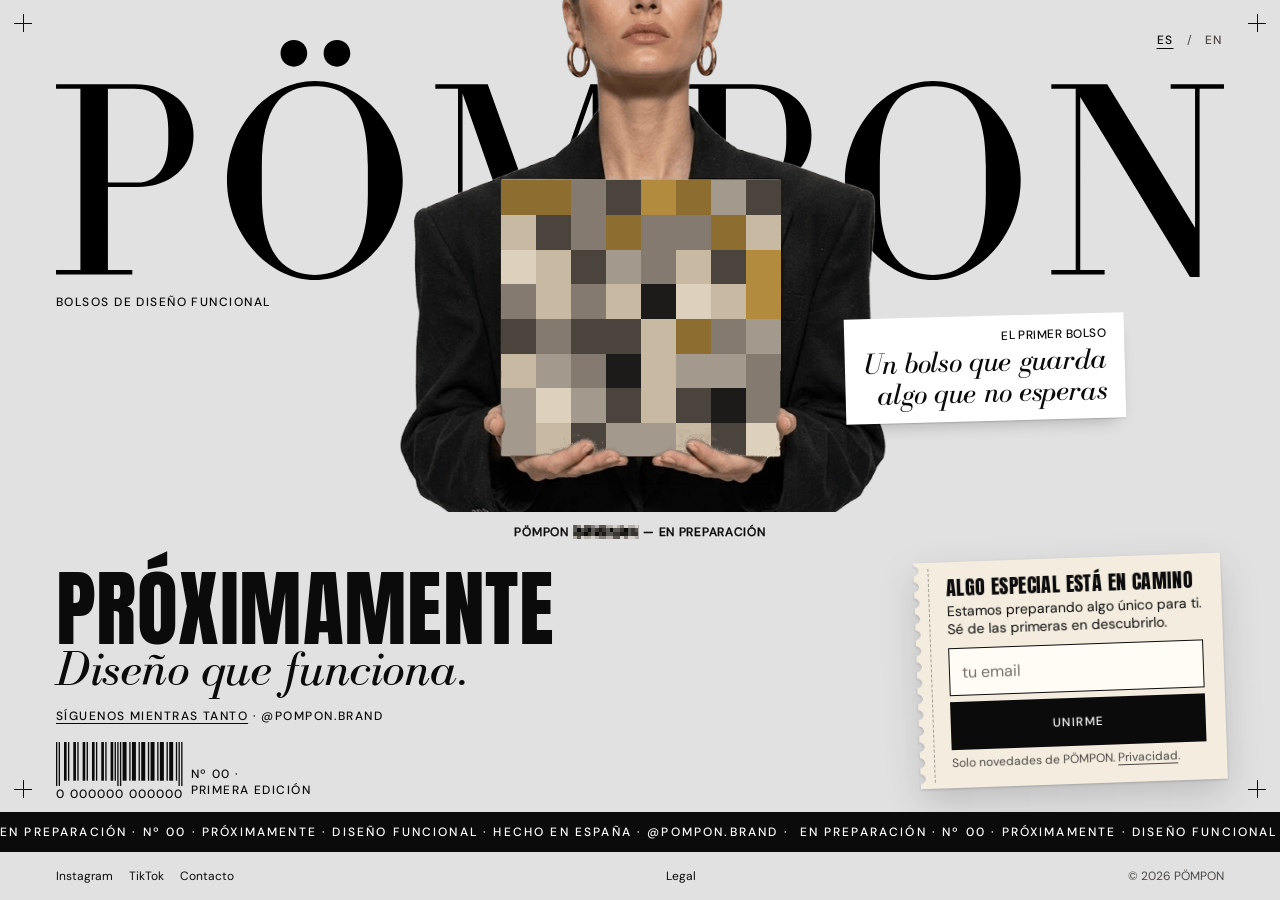
<file: index.html>
<!doctype html>
<html lang="es">
<head>
<meta charset="utf-8">
<meta name="viewport" content="width=device-width, initial-scale=1, viewport-fit=cover">
<meta name="color-scheme" content="light only">
<meta name="theme-color" content="#E1E1E1">
<meta name="robots" content="index, follow">
<link rel="canonical" href="https://pomponbrand.com/">
<link rel="icon" href="/favicon.ico" sizes="48x48">
<link rel="icon" href="/favicon-48.png" sizes="48x48" type="image/png">
<link rel="icon" href="/favicon-96.png" sizes="96x96" type="image/png">
<link rel="icon" href="/favicon-192.png" sizes="192x192" type="image/png">
<link rel="icon" href="/favicon.svg" type="image/svg+xml">
<link rel="apple-touch-icon" href="/apple-touch-icon-180.png">
<meta property="og:type" content="website">
<meta property="og:site_name" content="PÖMPON">
<meta property="og:url" content="https://pomponbrand.com/">
<meta property="og:title" content="PÖMPON - Bolsos de diseño funcional · Próximamente">
<meta property="og:description" content="Bolsos de diseño funcional, hechos en España. El primer bolso está en preparación.">
<meta property="og:image" content="https://pomponbrand.com/og-image.png">
<meta property="og:image:width" content="1200">
<meta property="og:image:height" content="630">
<meta property="og:locale" content="es_ES">
<meta name="twitter:card" content="summary_large_image">
<title>PÖMPON - Bolsos de diseño funcional · Próximamente</title>
<meta name="description" content="PÖMPON: bolsos de diseño funcional, hechos en España. El primer bolso está en preparación.">
<link rel="preload" href="fonts/Anton-Regular.ttf" as="font" type="font/ttf" crossorigin>
<link rel="preload" href="fonts/BodoniFLF-Italic.ttf" as="font" type="font/ttf" crossorigin>
<link rel="stylesheet" href="styles.css">
<script type="application/ld+json">
{
  "@context": "https://schema.org",
  "@graph": [
    {
      "@type": "WebSite",
      "@id": "https://pomponbrand.com/#website",
      "url": "https://pomponbrand.com/",
      "name": "PÖMPON",
      "alternateName": ["POMPON", "pomponbrand"],
      "inLanguage": ["es", "en"],
      "publisher": { "@id": "https://pomponbrand.com/#organization" }
    },
    {
      "@type": "Organization",
      "@id": "https://pomponbrand.com/#organization",
      "name": "PÖMPON",
      "alternateName": "POMPON",
      "url": "https://pomponbrand.com/",
      "logo": "https://pomponbrand.com/favicon-512.png",
      "image": "https://pomponbrand.com/og-image.png",
      "description": "Bolsos de diseño funcional, hechos en España.",
      "email": "contact@pomponbrand.com",
      "sameAs": [
        "https://www.instagram.com/pompon.brand/",
        "https://www.tiktok.com/@pompon.brand"
      ]
    }
  ]
}
</script>
</head>
<body>
<div class="page">
<main class="cover" id="top">
  <span class="crop crop--tl" aria-hidden="true"></span><span class="crop crop--tr" aria-hidden="true"></span>
  <span class="crop crop--bl" aria-hidden="true"></span><span class="crop crop--br" aria-hidden="true"></span>

  <header class="meta">
    <div class="meta__right">
      <div class="lang" role="group" aria-label="Idioma" data-i18n-aria="langGroup">
        <button type="button" data-lang="es" aria-pressed="true" lang="es">ES</button><span class="lang__sep" aria-hidden="true">/</span><button type="button" data-lang="en" aria-pressed="false" lang="en">EN</button>
      </div>
    </div>
  </header>

  <div class="hero">
    <h1 class="logo"><img src="assets/pompon-logo.svg" alt="PÖMPON" width="1000" height="206"></h1>
    <figure class="model">
      <img class="model__img" src="assets/modelo.png" width="580" height="580" alt="Modelo con blazer negro sosteniendo el primer bolso de PÖMPON, oculto tras un mosaico." data-i18n-alt="modelAlt">
      <div class="mosaic" id="mosaic" tabindex="0" role="img" aria-label="El primer bolso, todavía oculto" data-i18n-aria="mosaicAria"></div>
      <img class="model__hands" src="assets/manos.png" width="580" height="580" alt="" aria-hidden="true">
    </figure>
  </div>

  <p class="caption caps" id="caption" aria-live="polite">PÖMPON <span class="redact" role="img" aria-label="nombre por desvelar"></span> — EN PREPARACIÓN</p>
  <p class="tagline caps"><span data-i18n="taglineA">BOLSOS DE DISEÑO FUNCIONAL</span><span class="tagline__made" data-i18n="taglineB">&nbsp;· HECHO EN ESPAÑA</span></p>

  <section class="headline" aria-labelledby="h-soon">
    <h2 class="headline__title" id="h-soon" data-i18n="soon">PRÓXIMAMENTE</h2>
    <p class="headline__sub" data-i18n="works">Diseño que funciona.</p>
  </section>
  <p class="social caps"><a href="https://www.instagram.com/pompon.brand/" rel="noopener" target="_blank"><span data-i18n="follow">Síguenos mientras tanto</span>&nbsp;·&nbsp;@pompon.brand</a></p>

  <aside class="secondary" aria-labelledby="k-first">
    <p class="secondary__kicker caps" id="k-first" data-i18n="kicker">EL PRIMER BOLSO</p>
    <p class="secondary__line" data-i18n="first">Un bolso que guarda algo que no esperas</p>
  </aside>

  <aside class="card" id="card" aria-labelledby="sub-title">
    <div class="card__under" id="card-done" aria-hidden="true">
      <p class="done__title" data-i18n="doneTitle">SUSCRITA.</p>
      <p class="done__text" data-i18n="doneText">Te contaremos lo que pase en el taller.</p>
    </div>
    <form class="card__sheet" id="sub-form" novalidate>
      <h2 class="card__title" id="sub-title" data-i18n="subTitle">ALGO ESPECIAL ESTÁ EN CAMINO</h2>
      <p class="card__lede" data-i18n="subLede">Estamos preparando algo único para ti. Sé de las primeras en descubrirlo.</p>
      <div class="field" id="field">
        <label class="sr-only" for="email" data-i18n="emailLabel">Tu email</label>
        <input id="email" name="email" type="email" inputmode="email" autocomplete="email" autocapitalize="off" spellcheck="false" required placeholder="tu email" data-i18n-ph="emailPh" aria-describedby="email-msg email-legal">
        <button class="btn" type="submit" id="sub-btn" data-i18n="subBtn">UNIRME</button>
      </div>
      <div class="sr-only" aria-hidden="true"><label for="website">No rellenar</label><input id="website" name="website" type="text" tabindex="-1" autocomplete="off"></div>
      <p class="field__msg" id="email-msg" role="alert"></p>
      <p class="legal" id="email-legal" data-i18n-html="legal">Solo novedades de PÖMPON. <a href="legal/#privacidad">Privacidad</a>.</p>
    </form>
  </aside>

  <div class="barcode">
    <div aria-hidden="true"><svg viewBox="0 0 95 50" preserveAspectRatio="none" fill="#0b0b0b" role="presentation"><rect x="0" y="0" width="1" height="50"/><rect x="2" y="0" width="1" height="50"/><rect x="6" y="0" width="2" height="44"/><rect x="9" y="0" width="1" height="44"/><rect x="13" y="0" width="2" height="44"/><rect x="16" y="0" width="1" height="44"/><rect x="20" y="0" width="2" height="44"/><rect x="23" y="0" width="1" height="44"/><rect x="27" y="0" width="2" height="44"/><rect x="30" y="0" width="1" height="44"/><rect x="34" y="0" width="2" height="44"/><rect x="37" y="0" width="1" height="44"/><rect x="41" y="0" width="2" height="44"/><rect x="44" y="0" width="1" height="44"/><rect x="46" y="0" width="1" height="50"/><rect x="48" y="0" width="1" height="50"/><rect x="50" y="0" width="3" height="44"/><rect x="55" y="0" width="1" height="44"/><rect x="57" y="0" width="3" height="44"/><rect x="62" y="0" width="1" height="44"/><rect x="64" y="0" width="3" height="44"/><rect x="69" y="0" width="1" height="44"/><rect x="71" y="0" width="3" height="44"/><rect x="76" y="0" width="1" height="44"/><rect x="78" y="0" width="3" height="44"/><rect x="83" y="0" width="1" height="44"/><rect x="85" y="0" width="3" height="44"/><rect x="90" y="0" width="1" height="44"/><rect x="92" y="0" width="1" height="50"/><rect x="94" y="0" width="1" height="50"/></svg><div class="barcode__digits"><span>0</span><span>000000</span><span>000000</span></div></div>
    <p class="barcode__label caps" data-i18n="edition">Nº 00 · PRIMERA EDICIÓN</p>
  </div>

  <div class="ticker" aria-hidden="true"><div class="ticker__track" id="ticker"></div></div>
  <p class="sr-only" data-i18n="ticker">EN PREPARACIÓN · Nº 00 · PRÓXIMAMENTE · DISEÑO FUNCIONAL · HECHO EN ESPAÑA · @POMPON.BRAND</p>
</main>

<footer class="foot">
  <nav aria-label="Redes y contacto" data-i18n-aria="navSocial">
    <a href="https://www.instagram.com/pompon.brand/" rel="noopener" target="_blank">Instagram</a>
    <a href="https://www.tiktok.com/@pompon.brand" rel="noopener" target="_blank">TikTok</a>
    <a href="mailto:contact@pomponbrand.com" data-i18n="contact">Contacto</a>
  </nav>
  <nav aria-label="Legal" data-i18n-aria="navLegal">
    <a href="legal/" data-i18n="legalLink">Legal</a>
  </nav>
  <p>© 2026 PÖMPON</p>
</footer>
</div>

<!-- ?v= se cambia en cada cambio de main.js: Googlebot cachea los JS ignorando las cabeceras de caché. -->
<script src="main.js?v=20260928" defer></script>
<!-- Cloudflare Web Analytics: sin cookies ni almacenamiento en el dispositivo (spec §3, D4). -->
<script type="module" src="https://static.cloudflareinsights.com/beacon.min.js" data-cf-beacon='{"token": "8690e8e707134e01bd6cf3379ba673b0"}'></script>
</body>
</html>
</file>
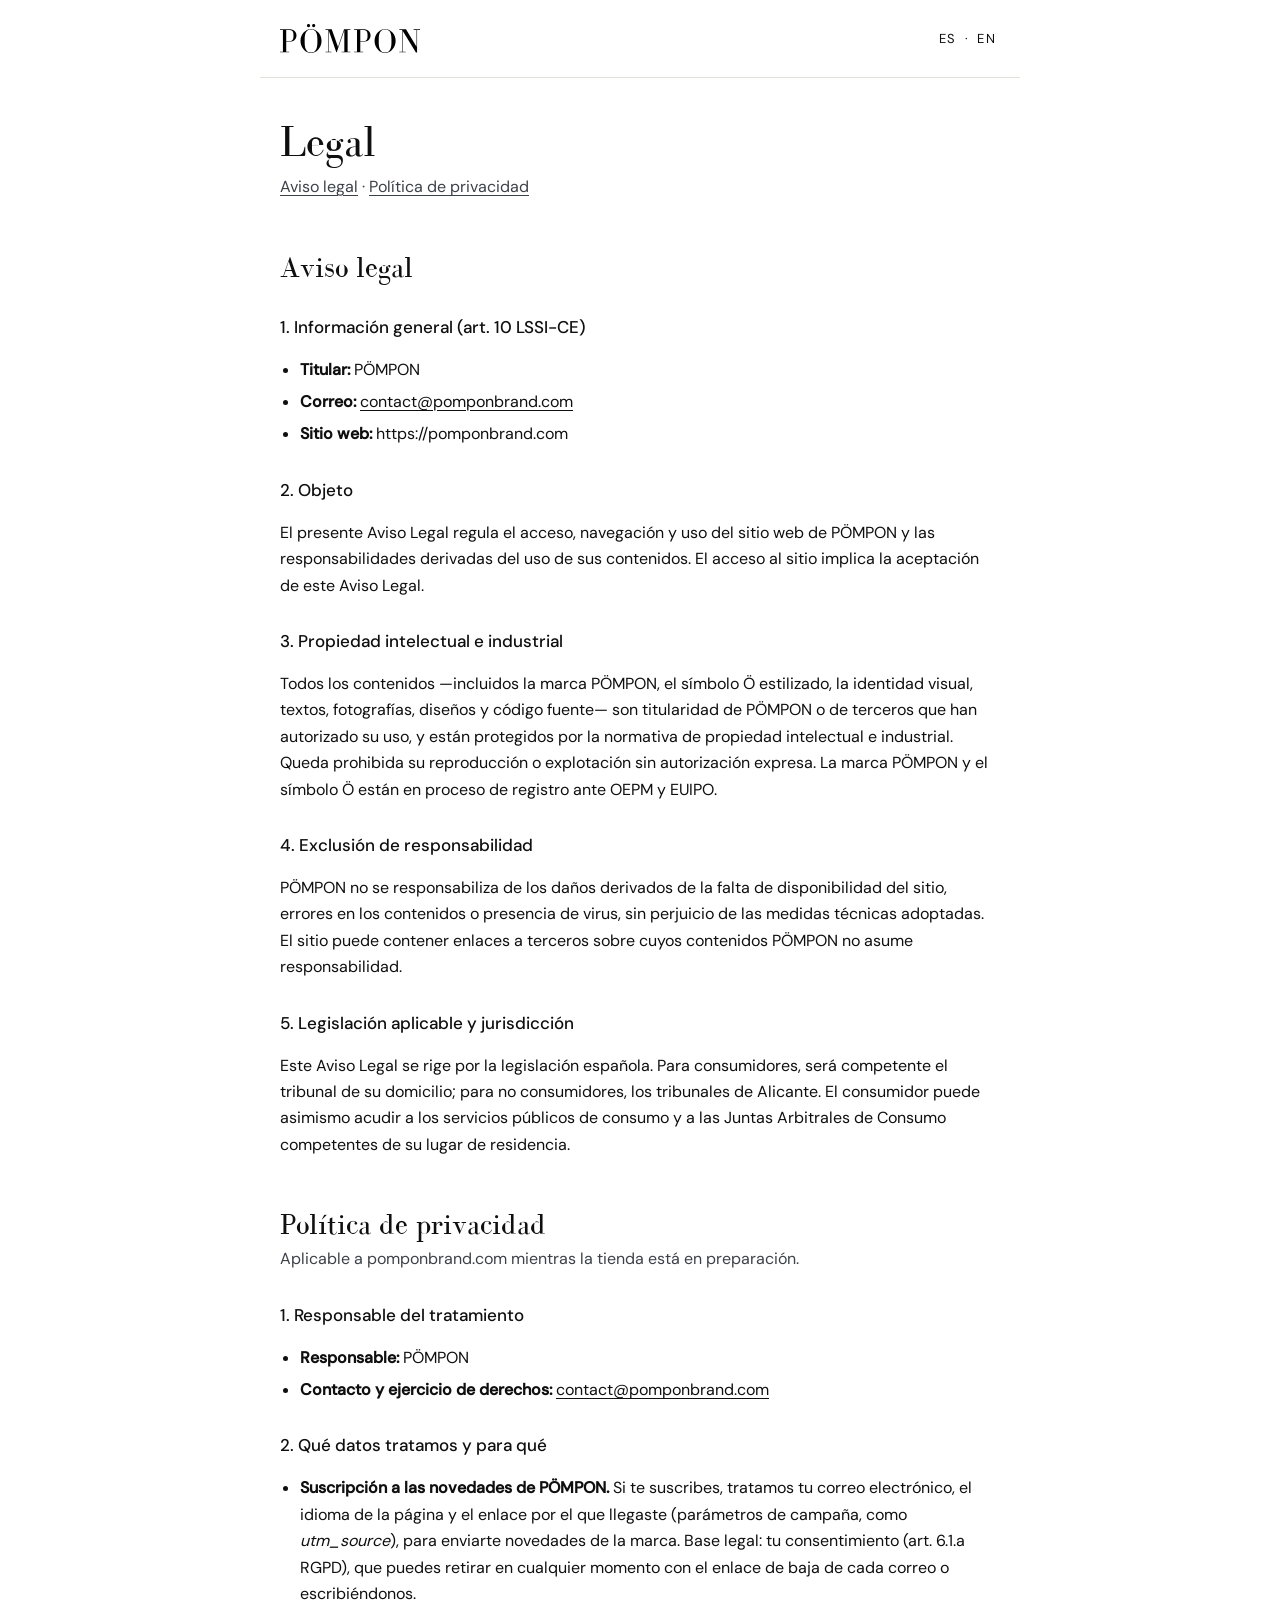
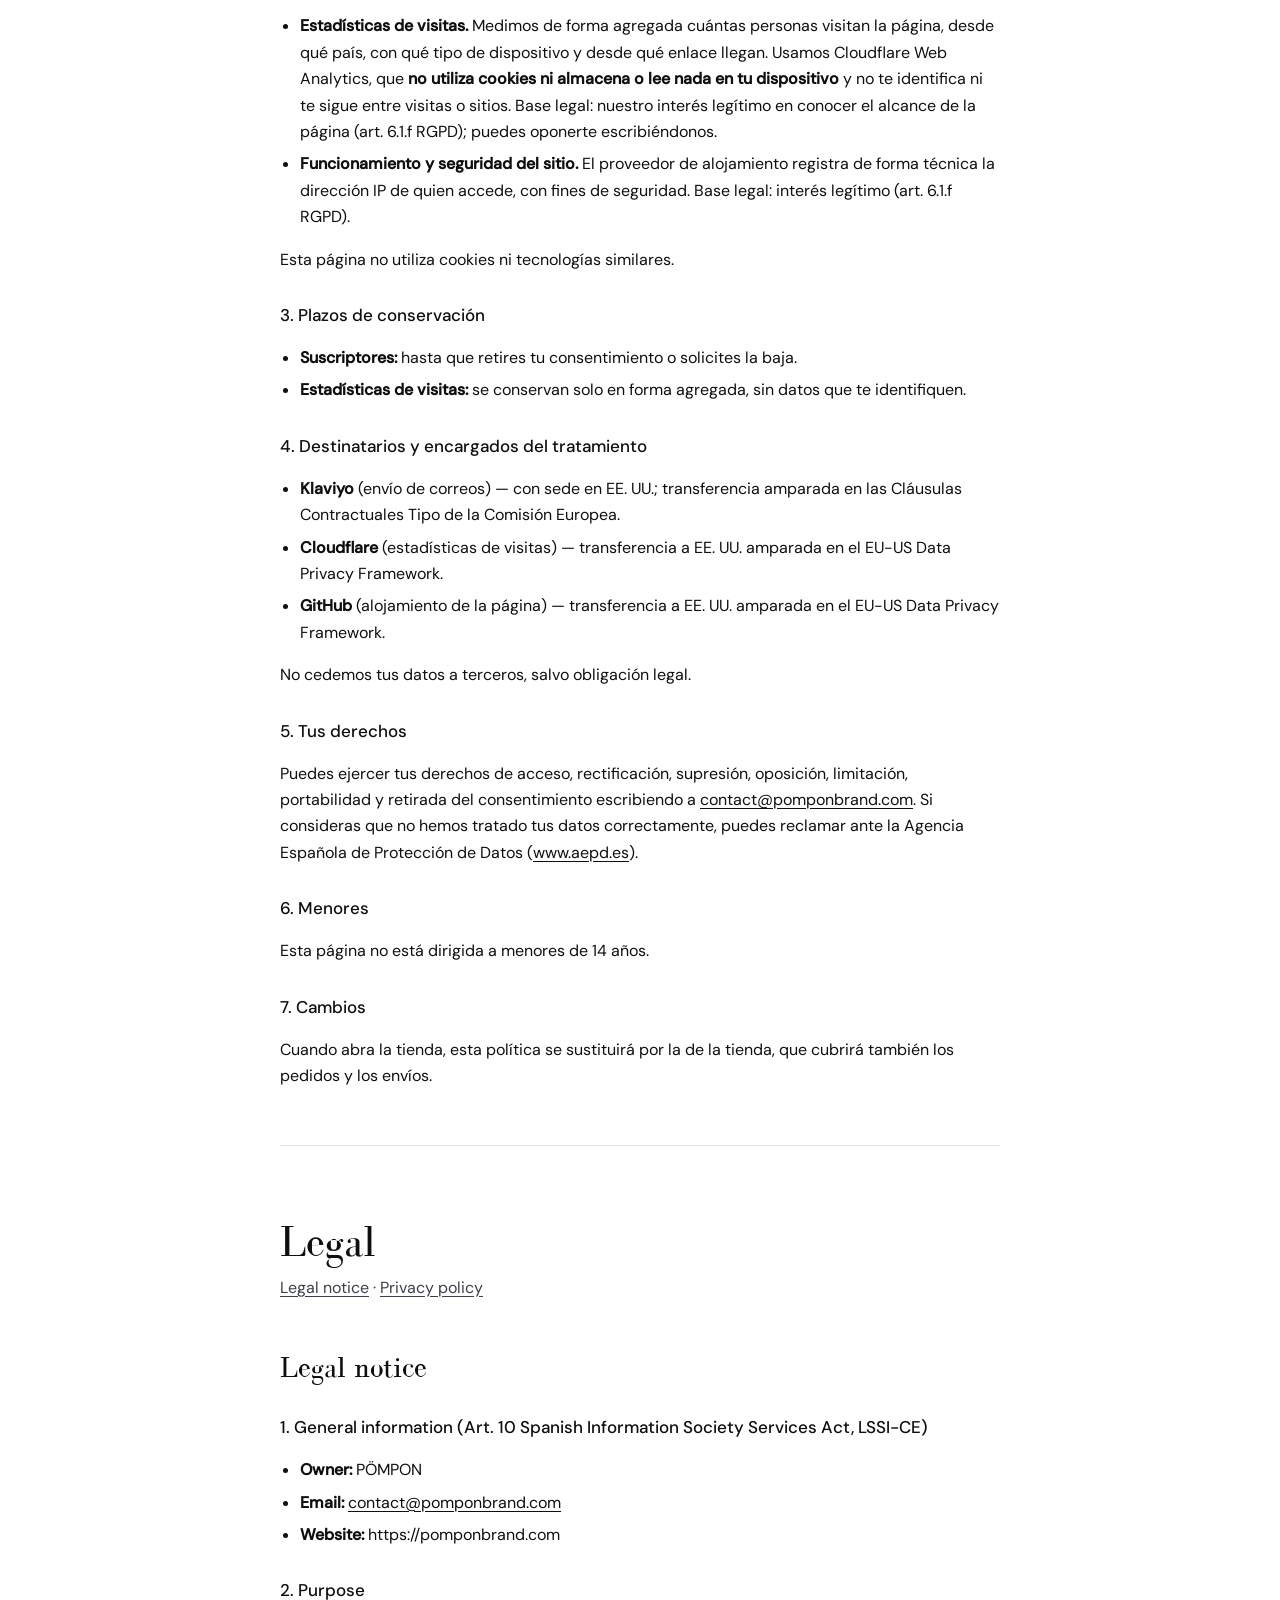
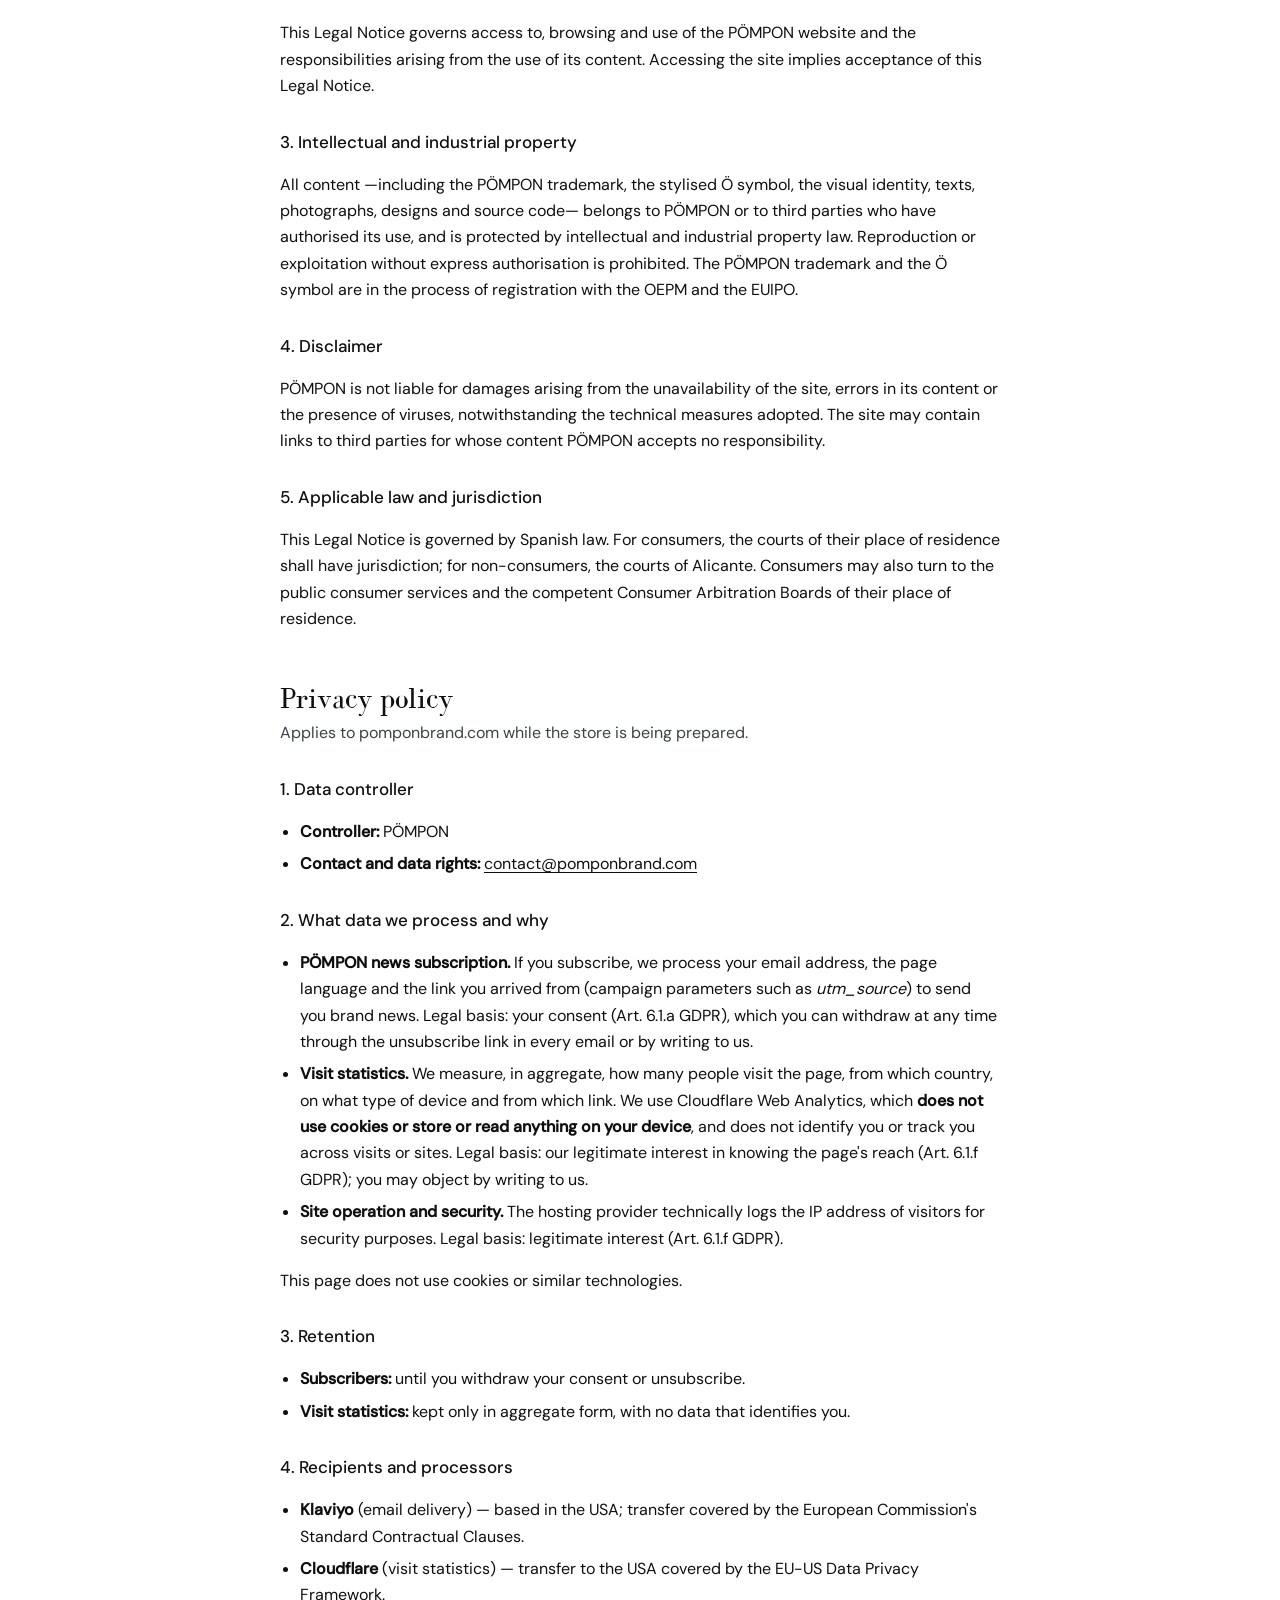
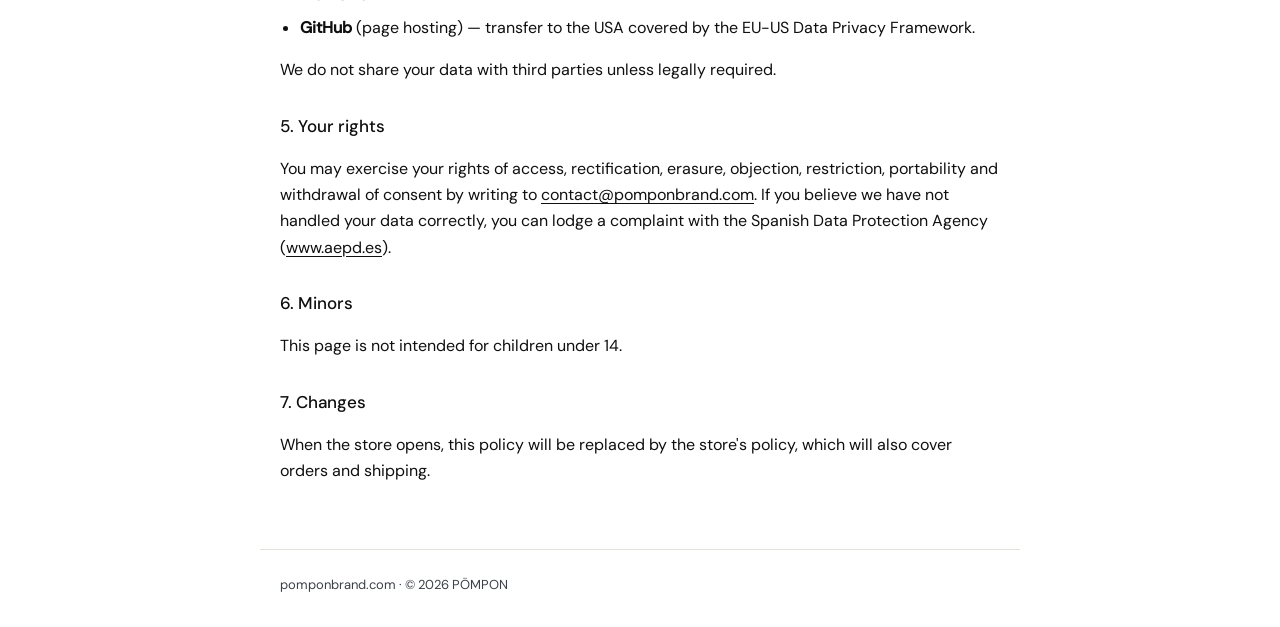
<file: aviso-legal/index.html>
<!doctype html>
<html lang="es"><head><meta charset="utf-8"><meta name="robots" content="noindex">
<title>PÖMPON · Legal</title>
<link rel="canonical" href="https://pomponbrand.com/legal/#aviso-legal">
<meta http-equiv="refresh" content="0; url=../legal/#aviso-legal">
<script>location.replace('../legal/' + ({"#en":"#legal-notice"}[location.hash] || "#aviso-legal"));</script>
</head><body><a href="../legal/#aviso-legal">Legal · PÖMPON</a></body></html>
</file>
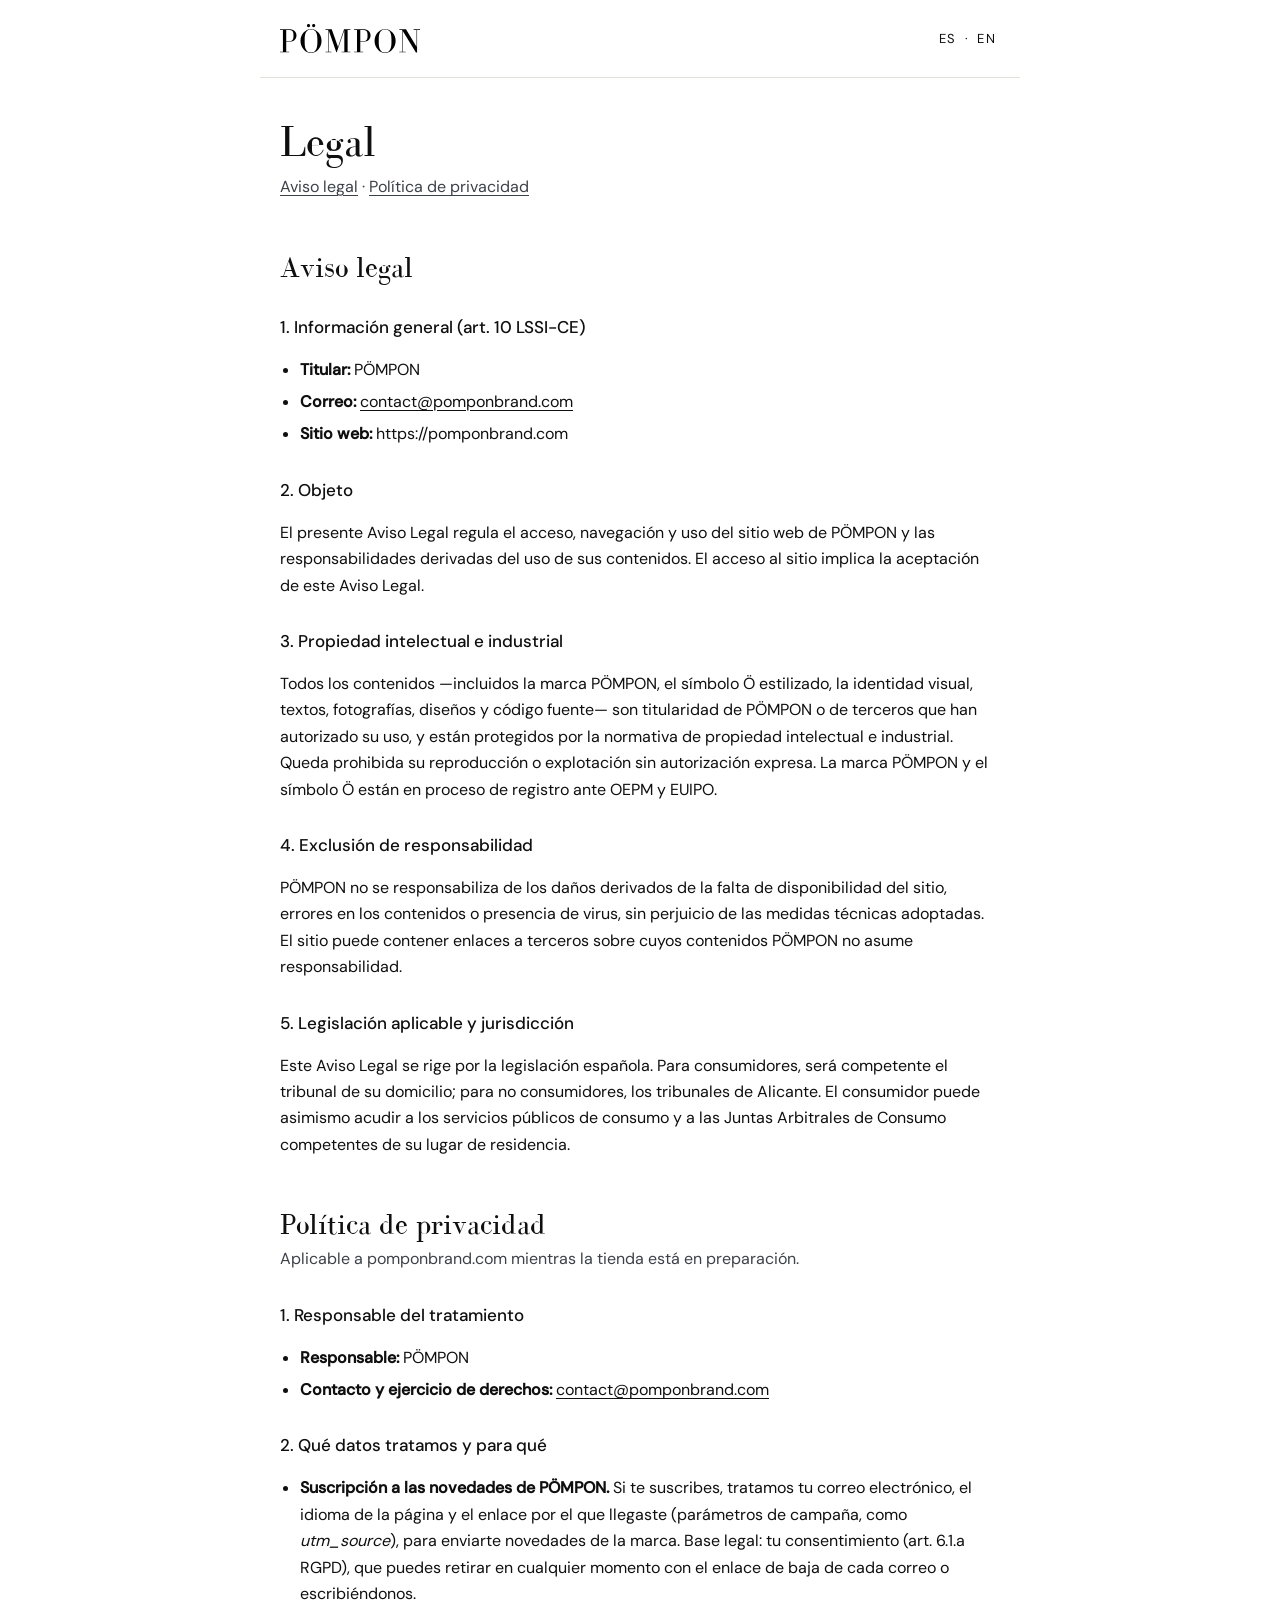
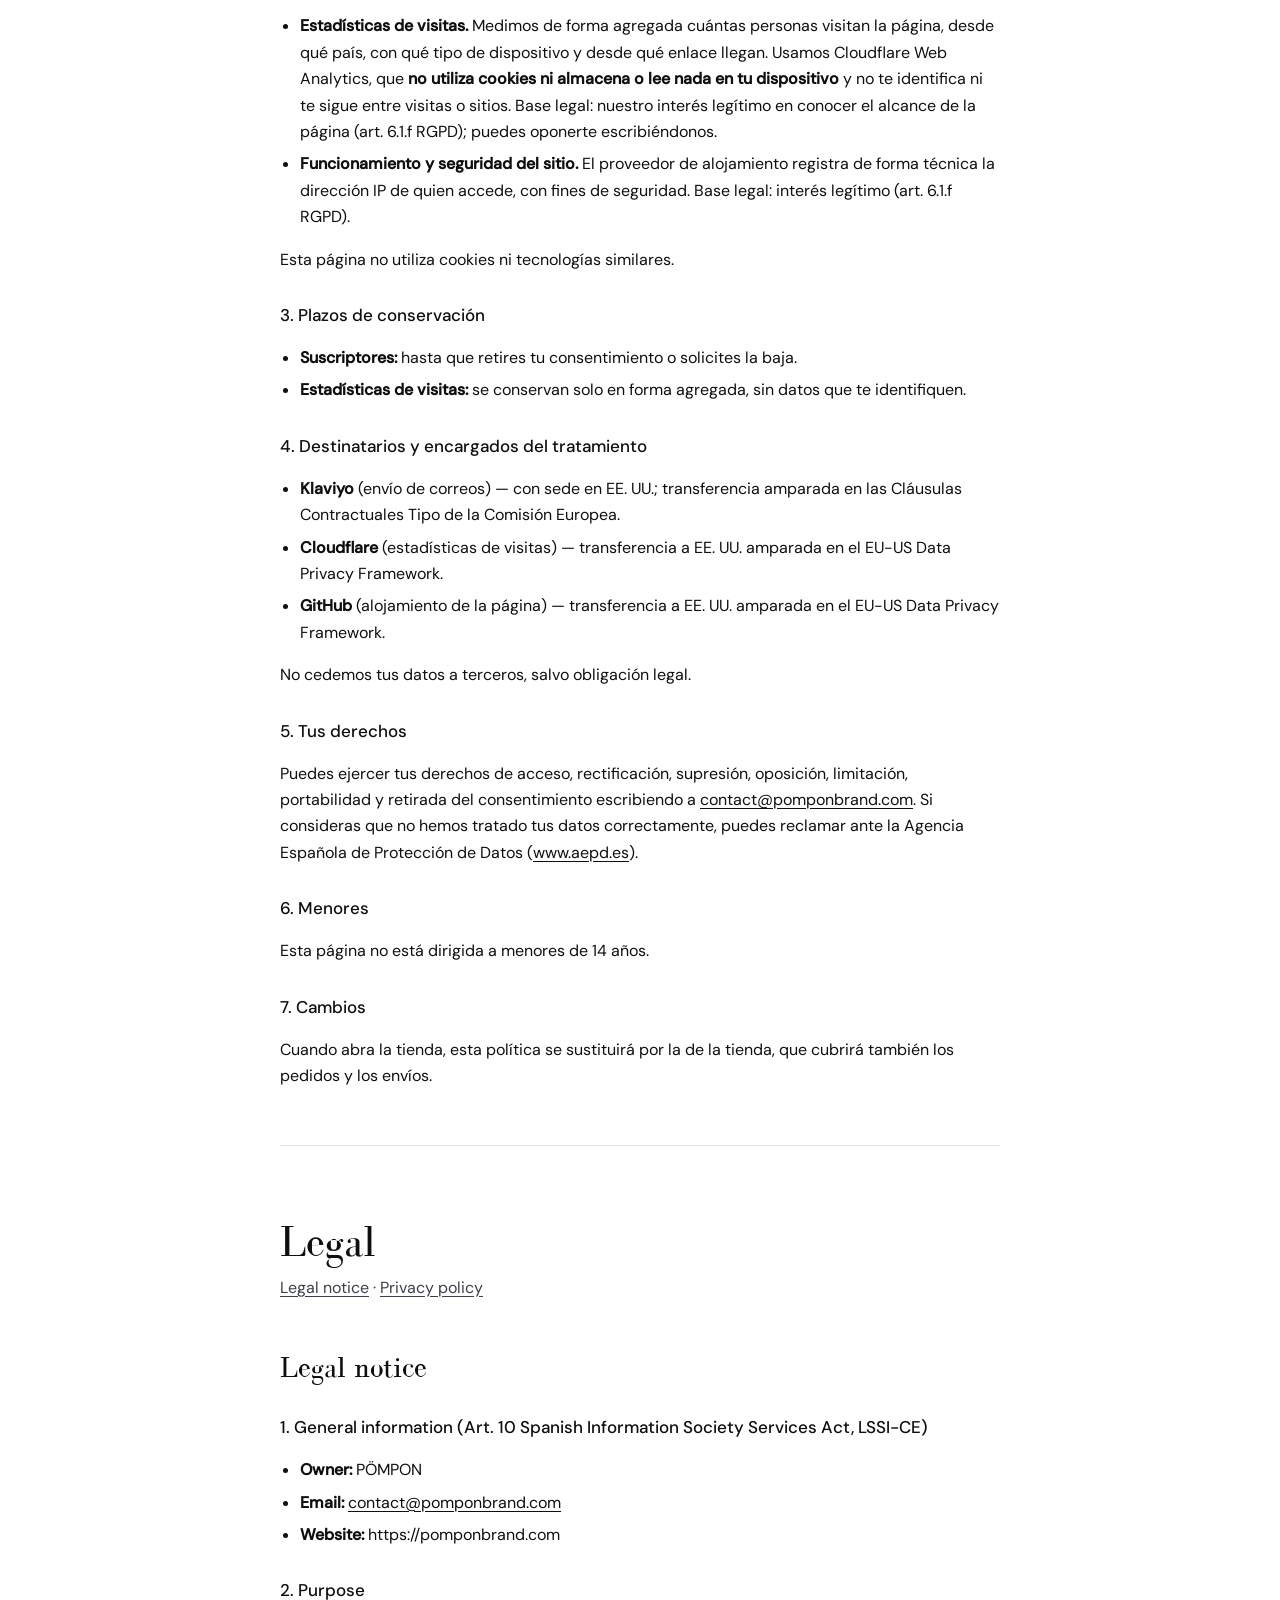
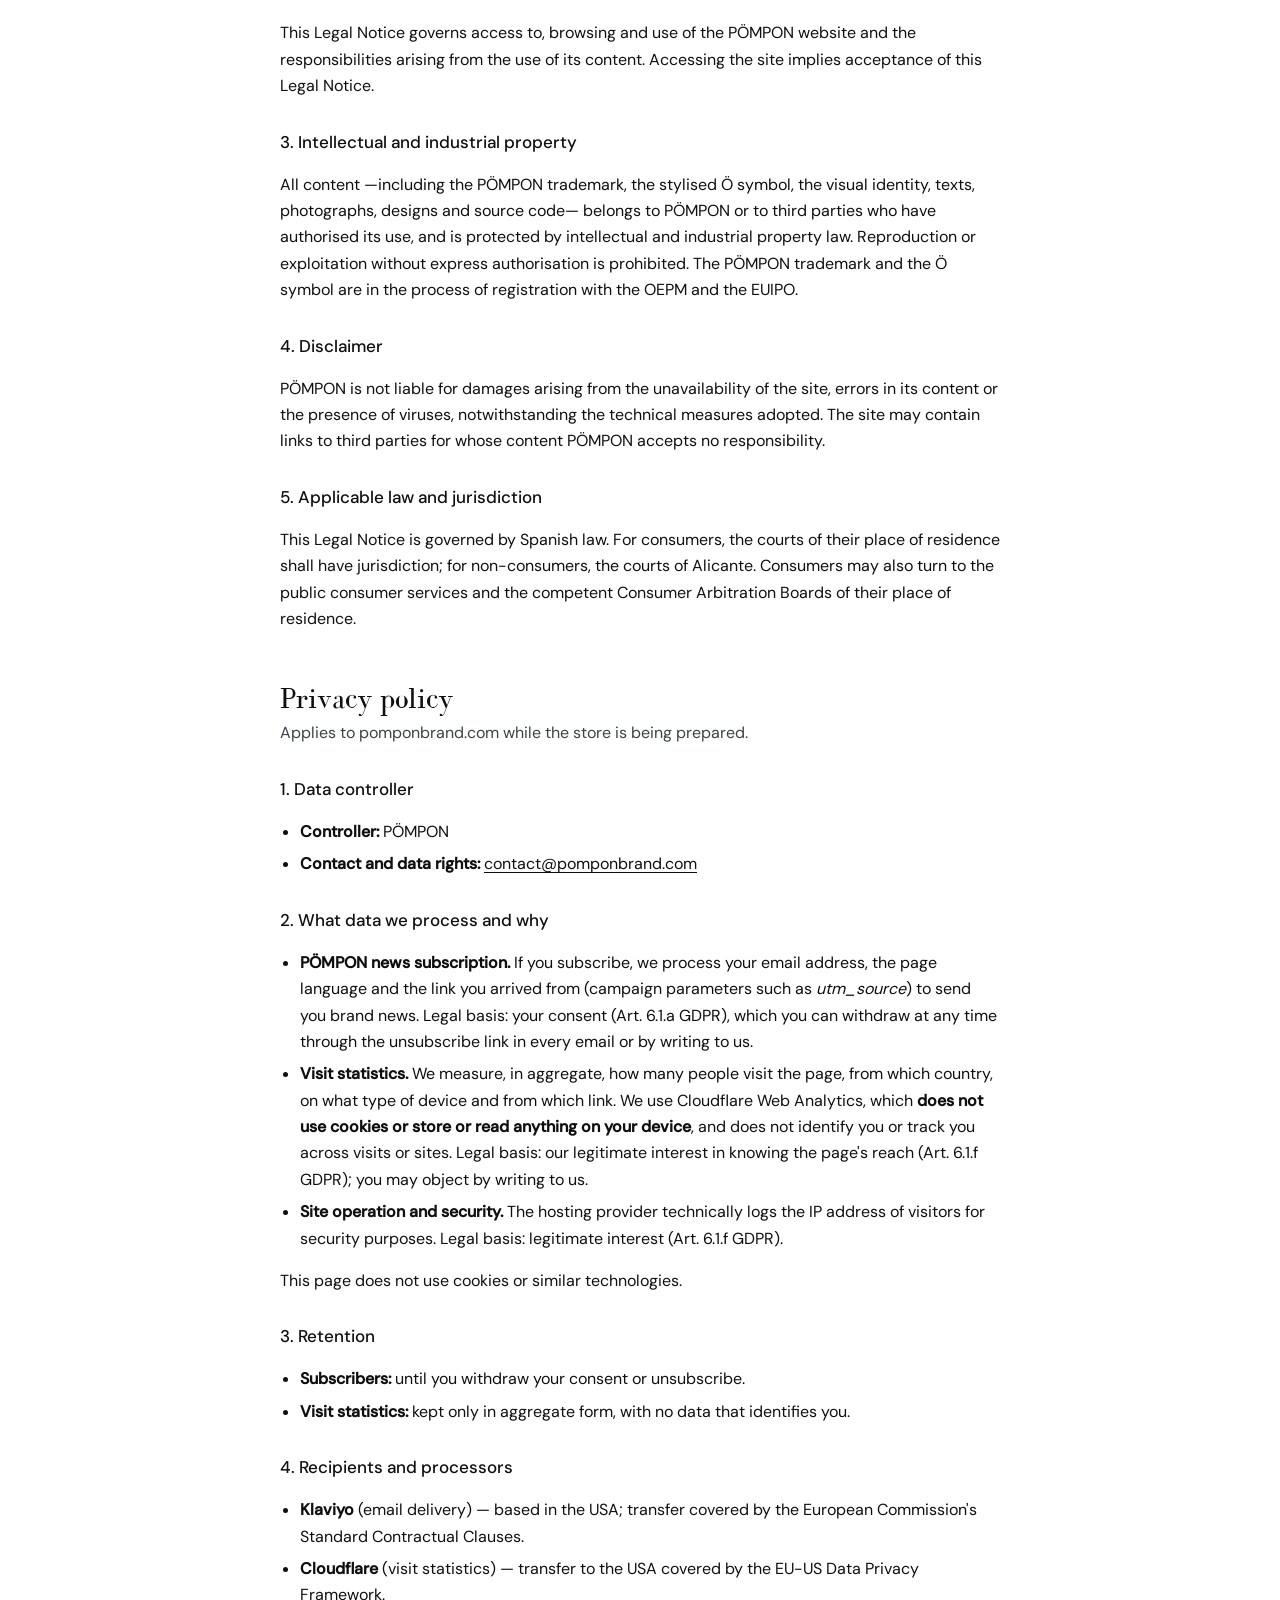
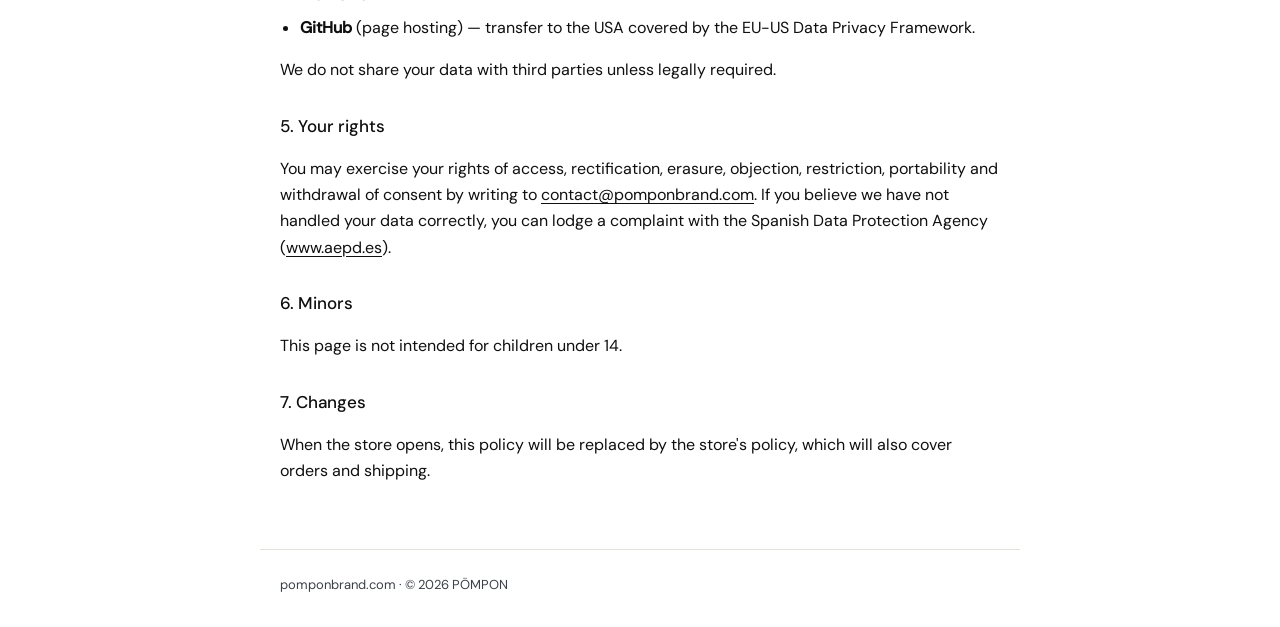
<file: legal/index.html>
<!doctype html>
<html lang="es">
<head>
  <meta charset="utf-8">
  <meta name="viewport" content="width=device-width, initial-scale=1">
  <meta name="color-scheme" content="light only">
  <title>Legal · PÖMPON</title>
  <meta name="robots" content="noindex, follow">
  <link rel="canonical" href="https://pomponbrand.com/legal/">
  <link rel="icon" href="../favicon.svg" type="image/svg+xml">
  <link rel="stylesheet" href="../assets/legal.css">
  <!-- Aviso legal + política de privacidad en una sola página (decisión de Adrián, 2026-09-26).
       Derivados de las políticas nativas de Shopify, adaptados a esta landing.
       Spec: marketing/03_ecommerce/EC_landing-coming-soon.md §4.1 -->
</head>
<body>
  <header class="lg-top">
    <a href="../" class="lg-home" aria-label="Volver a PÖMPON"><img src="../assets/pompon-logo.svg" alt="PÖMPON" width="160" height="33"></a>
    <nav class="lg-lang" aria-label="Idioma / Language"><a href="#es">ES</a> · <a href="#en">EN</a></nav>
  </header>

  <main class="lg-main">
    <article id="es" lang="es">
      <h1>Legal</h1>
      <p class="lg-meta"><a href="#aviso-legal">Aviso legal</a> · <a href="#privacidad">Política de privacidad</a></p>

      <h2 class="lg-sec" id="aviso-legal">Aviso legal</h2>

      <h3>1. Información general (art. 10 LSSI-CE)</h3>
      <ul>
        <li><strong>Titular:</strong> PÖMPON</li>
        <li><strong>Correo:</strong> <a href="mailto:contact@pomponbrand.com">contact@pomponbrand.com</a></li>
        <li><strong>Sitio web:</strong> https://pomponbrand.com</li>
      </ul>

      <h3>2. Objeto</h3>
      <p>El presente Aviso Legal regula el acceso, navegación y uso del sitio web de PÖMPON y las responsabilidades derivadas del uso de sus contenidos. El acceso al sitio implica la aceptación de este Aviso Legal.</p>

      <h3>3. Propiedad intelectual e industrial</h3>
      <p>Todos los contenidos —incluidos la marca PÖMPON, el símbolo Ö estilizado, la identidad visual, textos, fotografías, diseños y código fuente— son titularidad de PÖMPON o de terceros que han autorizado su uso, y están protegidos por la normativa de propiedad intelectual e industrial. Queda prohibida su reproducción o explotación sin autorización expresa. La marca PÖMPON y el símbolo Ö están en proceso de registro ante OEPM y EUIPO.</p>

      <h3>4. Exclusión de responsabilidad</h3>
      <p>PÖMPON no se responsabiliza de los daños derivados de la falta de disponibilidad del sitio, errores en los contenidos o presencia de virus, sin perjuicio de las medidas técnicas adoptadas. El sitio puede contener enlaces a terceros sobre cuyos contenidos PÖMPON no asume responsabilidad.</p>

      <h3>5. Legislación aplicable y jurisdicción</h3>
      <p>Este Aviso Legal se rige por la legislación española. Para consumidores, será competente el tribunal de su domicilio; para no consumidores, los tribunales de Alicante. El consumidor puede asimismo acudir a los servicios públicos de consumo y a las Juntas Arbitrales de Consumo competentes de su lugar de residencia.</p>
    

      <h2 class="lg-sec" id="privacidad">Política de privacidad</h2>
      <p class="lg-meta">Aplicable a pomponbrand.com mientras la tienda está en preparación.</p>

      <h3>1. Responsable del tratamiento</h3>
      <ul>
        <li><strong>Responsable:</strong> PÖMPON</li>
        <li><strong>Contacto y ejercicio de derechos:</strong> <a href="mailto:contact@pomponbrand.com">contact@pomponbrand.com</a></li>
      </ul>

      <h3>2. Qué datos tratamos y para qué</h3>
      <ul>
        <li><strong>Suscripción a las novedades de PÖMPON.</strong> Si te suscribes, tratamos tu correo electrónico, el idioma de la página y el enlace por el que llegaste (parámetros de campaña, como <em>utm_source</em>), para enviarte novedades de la marca. Base legal: tu consentimiento (art. 6.1.a RGPD), que puedes retirar en cualquier momento con el enlace de baja de cada correo o escribiéndonos.</li>
        <li><strong>Estadísticas de visitas.</strong> Medimos de forma agregada cuántas personas visitan la página, desde qué país, con qué tipo de dispositivo y desde qué enlace llegan. Usamos Cloudflare Web Analytics, que <strong>no utiliza cookies ni almacena o lee nada en tu dispositivo</strong> y no te identifica ni te sigue entre visitas o sitios. Base legal: nuestro interés legítimo en conocer el alcance de la página (art. 6.1.f RGPD); puedes oponerte escribiéndonos.</li>
        <li><strong>Funcionamiento y seguridad del sitio.</strong> El proveedor de alojamiento registra de forma técnica la dirección IP de quien accede, con fines de seguridad. Base legal: interés legítimo (art. 6.1.f RGPD).</li>
      </ul>
      <p>Esta página no utiliza cookies ni tecnologías similares.</p>

      <h3>3. Plazos de conservación</h3>
      <ul>
        <li><strong>Suscriptores:</strong> hasta que retires tu consentimiento o solicites la baja.</li>
        <li><strong>Estadísticas de visitas:</strong> se conservan solo en forma agregada, sin datos que te identifiquen.</li>
      </ul>

      <h3>4. Destinatarios y encargados del tratamiento</h3>
      <ul>
        <li><strong>Klaviyo</strong> (envío de correos) — con sede en EE. UU.; transferencia amparada en las Cláusulas Contractuales Tipo de la Comisión Europea.</li>
        <li><strong>Cloudflare</strong> (estadísticas de visitas) — transferencia a EE. UU. amparada en el EU-US Data Privacy Framework.</li>
        <li><strong>GitHub</strong> (alojamiento de la página) — transferencia a EE. UU. amparada en el EU-US Data Privacy Framework.</li>
      </ul>
      <p>No cedemos tus datos a terceros, salvo obligación legal.</p>

      <h3>5. Tus derechos</h3>
      <p>Puedes ejercer tus derechos de acceso, rectificación, supresión, oposición, limitación, portabilidad y retirada del consentimiento escribiendo a <a href="mailto:contact@pomponbrand.com">contact@pomponbrand.com</a>. Si consideras que no hemos tratado tus datos correctamente, puedes reclamar ante la Agencia Española de Protección de Datos (<a href="https://www.aepd.es" rel="noopener">www.aepd.es</a>).</p>

      <h3>6. Menores</h3>
      <p>Esta página no está dirigida a menores de 14 años.</p>

      <h3>7. Cambios</h3>
      <p>Cuando abra la tienda, esta política se sustituirá por la de la tienda, que cubrirá también los pedidos y los envíos.</p>
    
    </article>

    <article id="en" lang="en">
      <h1>Legal</h1>
      <p class="lg-meta"><a href="#legal-notice">Legal notice</a> · <a href="#privacy">Privacy policy</a></p>

      <h2 class="lg-sec" id="legal-notice">Legal notice</h2>

      <h3>1. General information (Art. 10 Spanish Information Society Services Act, LSSI-CE)</h3>
      <ul>
        <li><strong>Owner:</strong> PÖMPON</li>
        <li><strong>Email:</strong> <a href="mailto:contact@pomponbrand.com">contact@pomponbrand.com</a></li>
        <li><strong>Website:</strong> https://pomponbrand.com</li>
      </ul>

      <h3>2. Purpose</h3>
      <p>This Legal Notice governs access to, browsing and use of the PÖMPON website and the responsibilities arising from the use of its content. Accessing the site implies acceptance of this Legal Notice.</p>

      <h3>3. Intellectual and industrial property</h3>
      <p>All content —including the PÖMPON trademark, the stylised Ö symbol, the visual identity, texts, photographs, designs and source code— belongs to PÖMPON or to third parties who have authorised its use, and is protected by intellectual and industrial property law. Reproduction or exploitation without express authorisation is prohibited. The PÖMPON trademark and the Ö symbol are in the process of registration with the OEPM and the EUIPO.</p>

      <h3>4. Disclaimer</h3>
      <p>PÖMPON is not liable for damages arising from the unavailability of the site, errors in its content or the presence of viruses, notwithstanding the technical measures adopted. The site may contain links to third parties for whose content PÖMPON accepts no responsibility.</p>

      <h3>5. Applicable law and jurisdiction</h3>
      <p>This Legal Notice is governed by Spanish law. For consumers, the courts of their place of residence shall have jurisdiction; for non-consumers, the courts of Alicante. Consumers may also turn to the public consumer services and the competent Consumer Arbitration Boards of their place of residence.</p>
    

      <h2 class="lg-sec" id="privacy">Privacy policy</h2>
      <p class="lg-meta">Applies to pomponbrand.com while the store is being prepared.</p>

      <h3>1. Data controller</h3>
      <ul>
        <li><strong>Controller:</strong> PÖMPON</li>
        <li><strong>Contact and data rights:</strong> <a href="mailto:contact@pomponbrand.com">contact@pomponbrand.com</a></li>
      </ul>

      <h3>2. What data we process and why</h3>
      <ul>
        <li><strong>PÖMPON news subscription.</strong> If you subscribe, we process your email address, the page language and the link you arrived from (campaign parameters such as <em>utm_source</em>) to send you brand news. Legal basis: your consent (Art. 6.1.a GDPR), which you can withdraw at any time through the unsubscribe link in every email or by writing to us.</li>
        <li><strong>Visit statistics.</strong> We measure, in aggregate, how many people visit the page, from which country, on what type of device and from which link. We use Cloudflare Web Analytics, which <strong>does not use cookies or store or read anything on your device</strong>, and does not identify you or track you across visits or sites. Legal basis: our legitimate interest in knowing the page's reach (Art. 6.1.f GDPR); you may object by writing to us.</li>
        <li><strong>Site operation and security.</strong> The hosting provider technically logs the IP address of visitors for security purposes. Legal basis: legitimate interest (Art. 6.1.f GDPR).</li>
      </ul>
      <p>This page does not use cookies or similar technologies.</p>

      <h3>3. Retention</h3>
      <ul>
        <li><strong>Subscribers:</strong> until you withdraw your consent or unsubscribe.</li>
        <li><strong>Visit statistics:</strong> kept only in aggregate form, with no data that identifies you.</li>
      </ul>

      <h3>4. Recipients and processors</h3>
      <ul>
        <li><strong>Klaviyo</strong> (email delivery) — based in the USA; transfer covered by the European Commission's Standard Contractual Clauses.</li>
        <li><strong>Cloudflare</strong> (visit statistics) — transfer to the USA covered by the EU-US Data Privacy Framework.</li>
        <li><strong>GitHub</strong> (page hosting) — transfer to the USA covered by the EU-US Data Privacy Framework.</li>
      </ul>
      <p>We do not share your data with third parties unless legally required.</p>

      <h3>5. Your rights</h3>
      <p>You may exercise your rights of access, rectification, erasure, objection, restriction, portability and withdrawal of consent by writing to <a href="mailto:contact@pomponbrand.com">contact@pomponbrand.com</a>. If you believe we have not handled your data correctly, you can lodge a complaint with the Spanish Data Protection Agency (<a href="https://www.aepd.es" rel="noopener">www.aepd.es</a>).</p>

      <h3>6. Minors</h3>
      <p>This page is not intended for children under 14.</p>

      <h3>7. Changes</h3>
      <p>When the store opens, this policy will be replaced by the store's policy, which will also cover orders and shipping.</p>
    
    </article>
  </main>

  <footer class="lg-foot">
    <a href="../">pomponbrand.com</a> · © 2026 PÖMPON
  </footer>
</body>
</html>
</file>
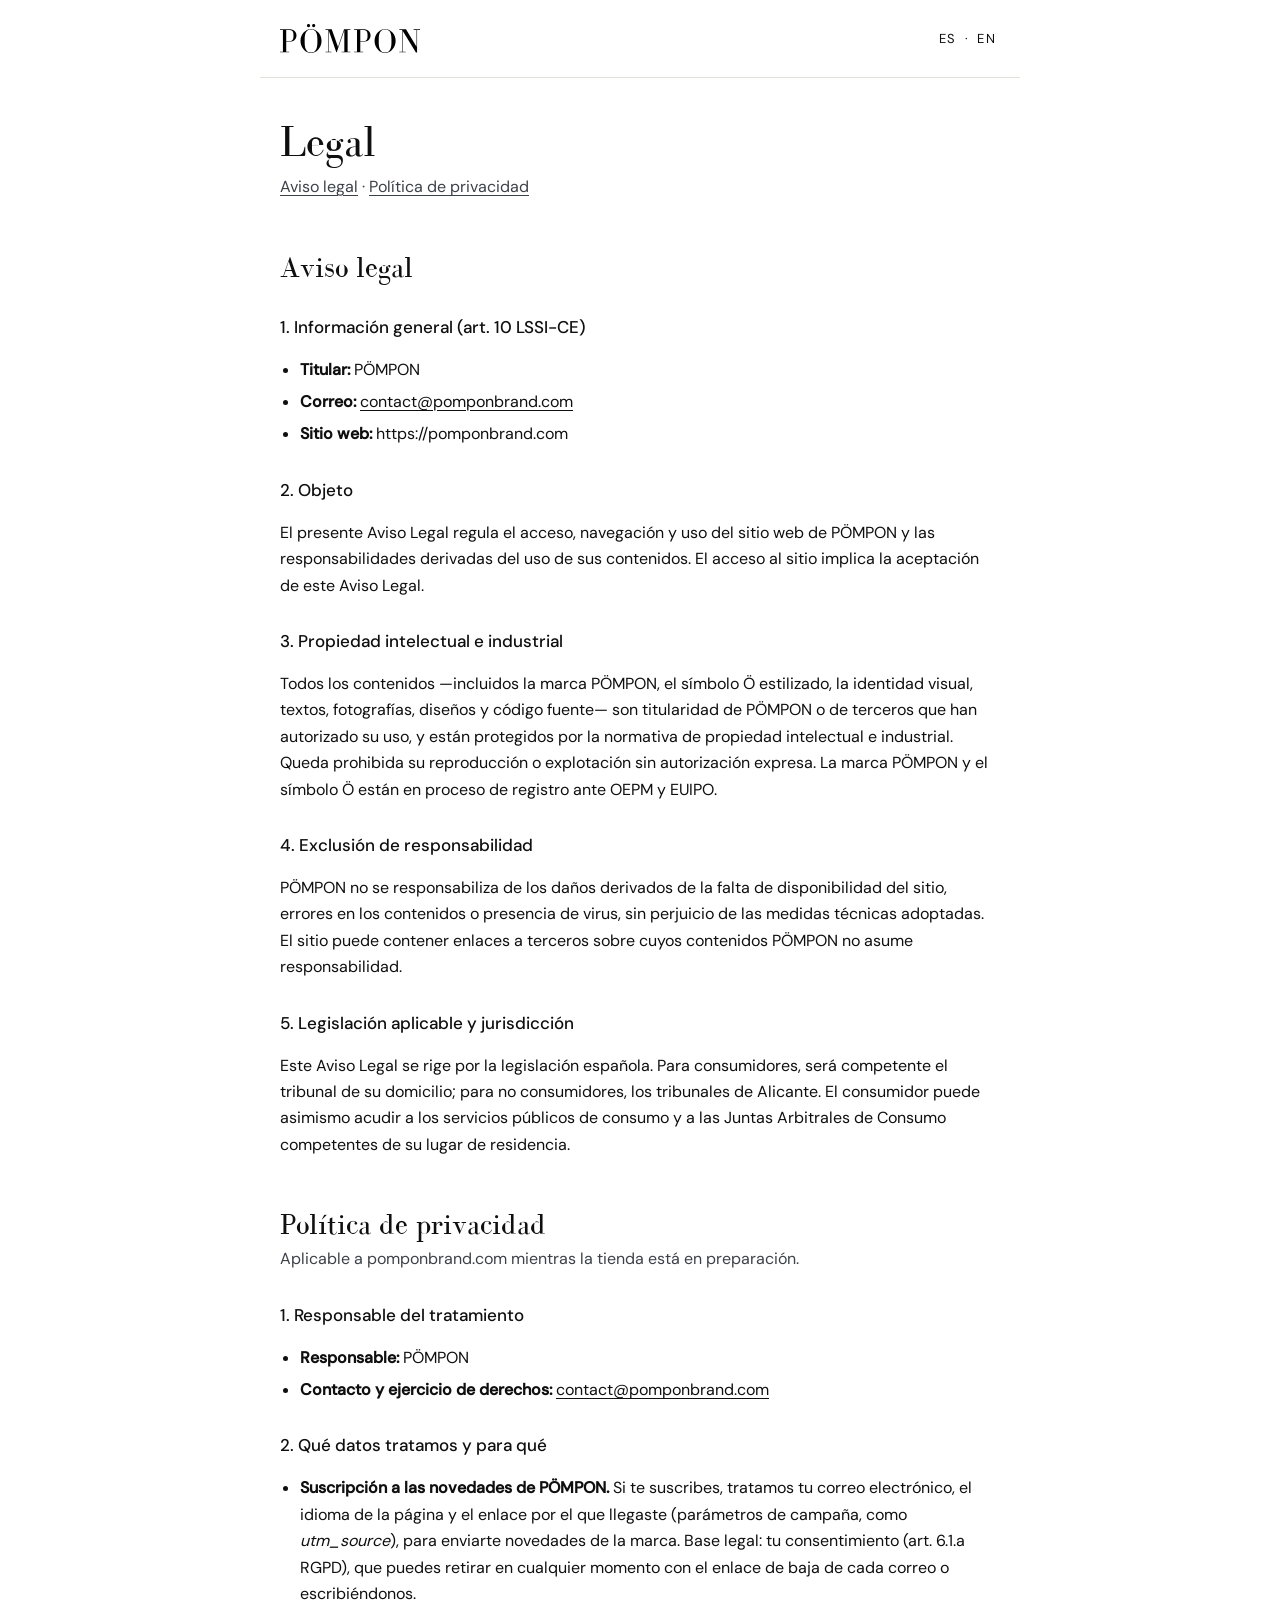
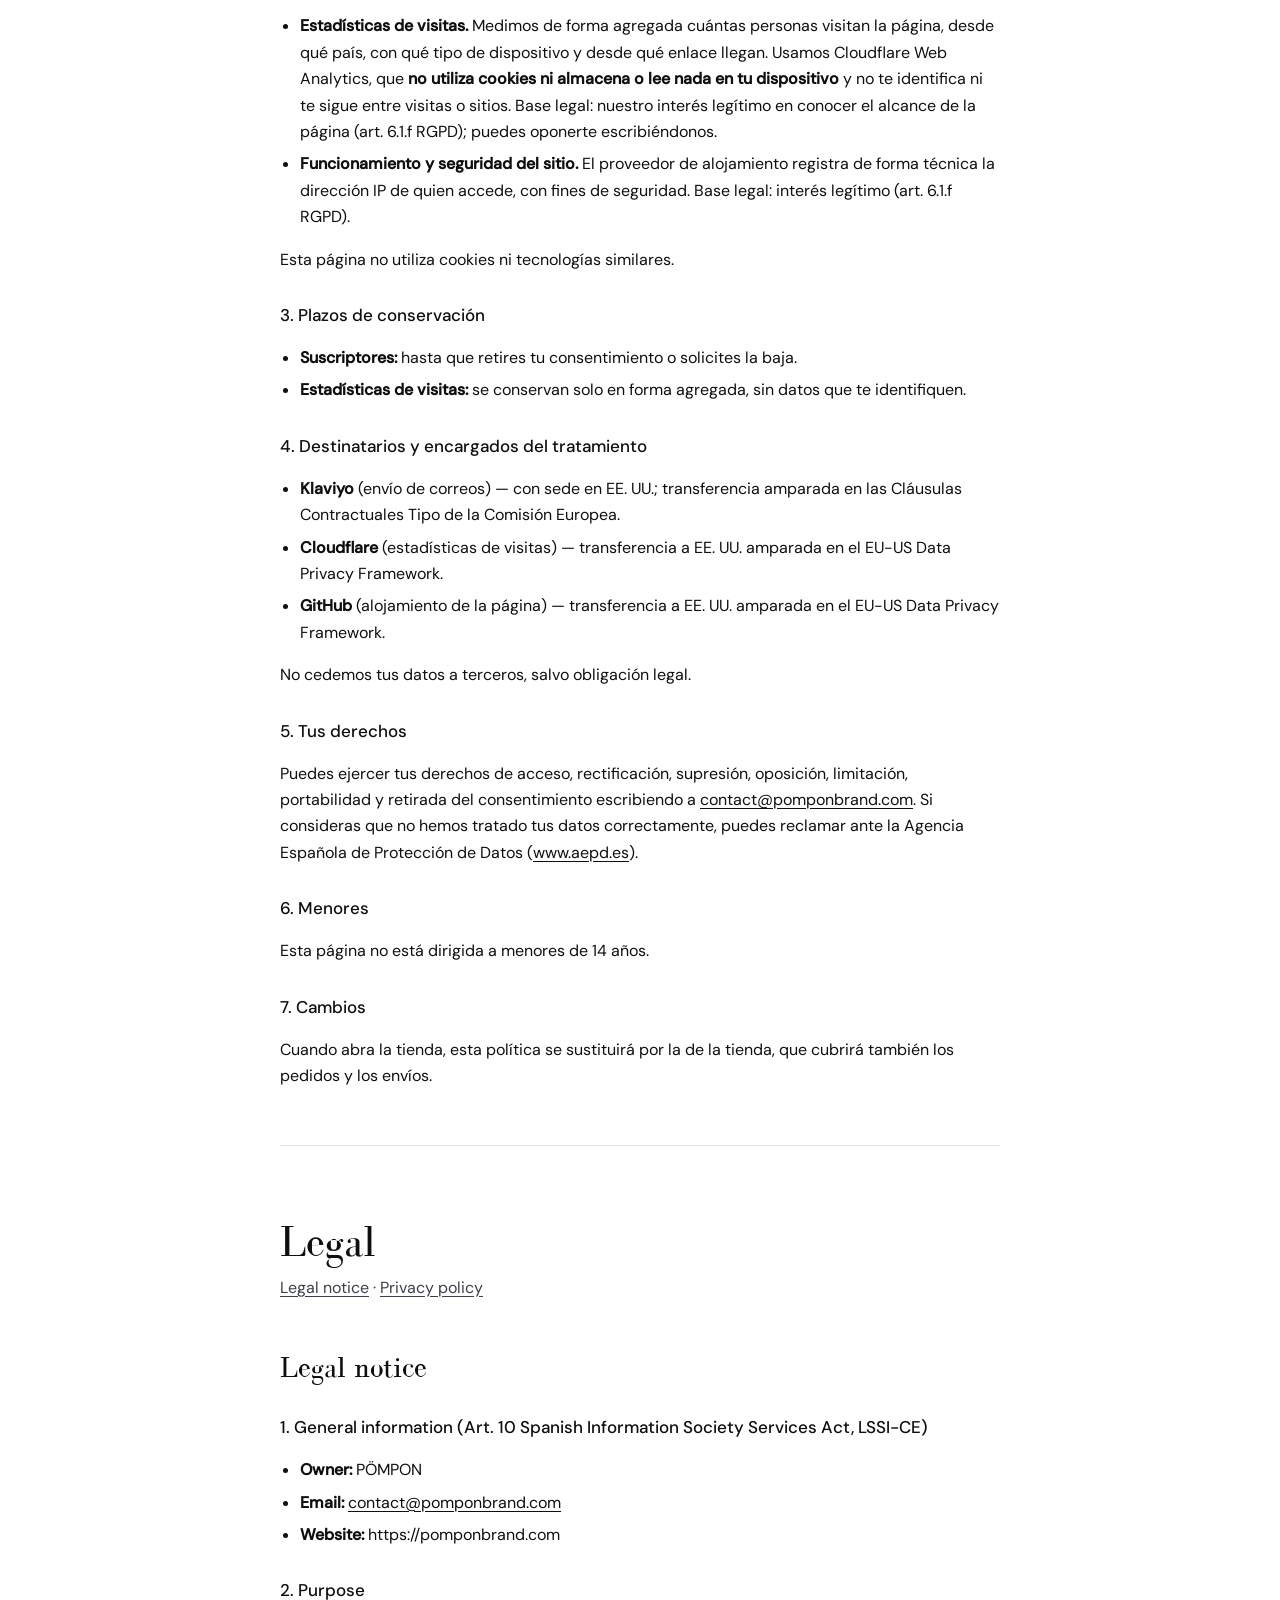
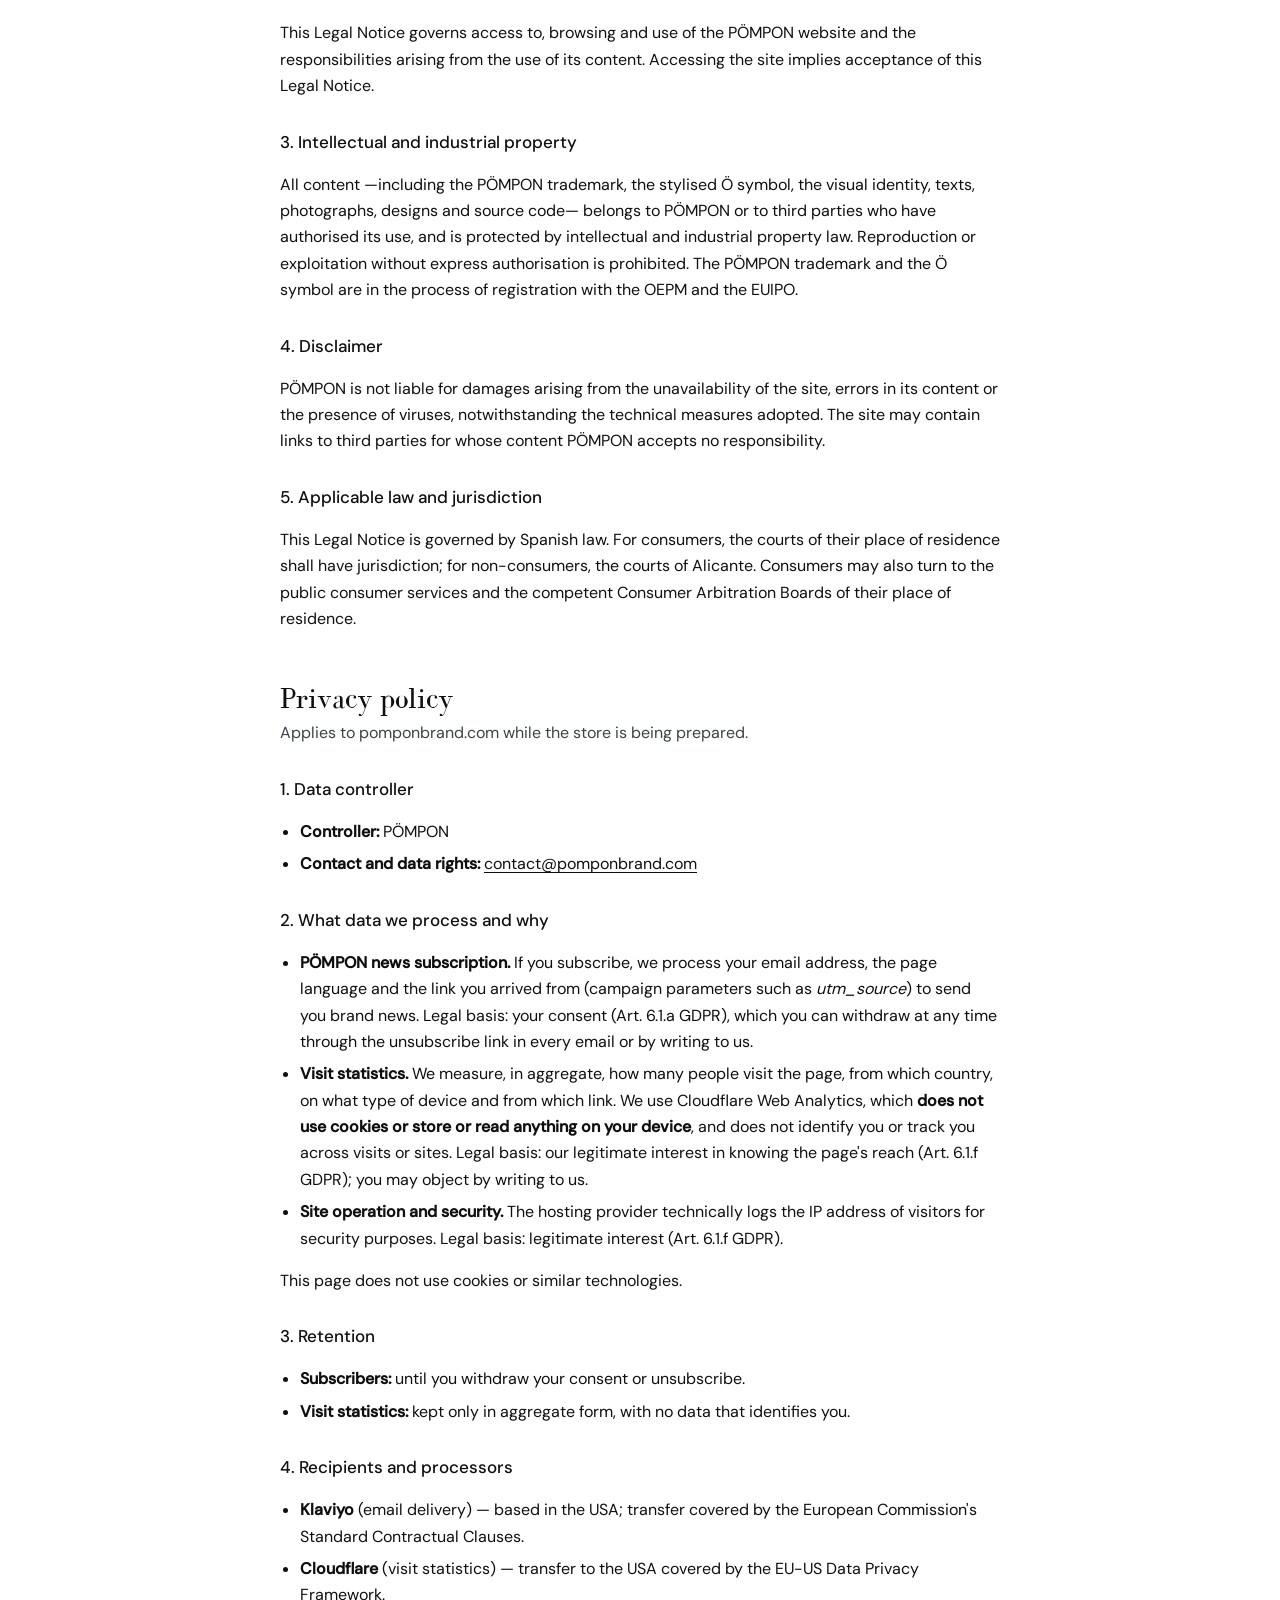
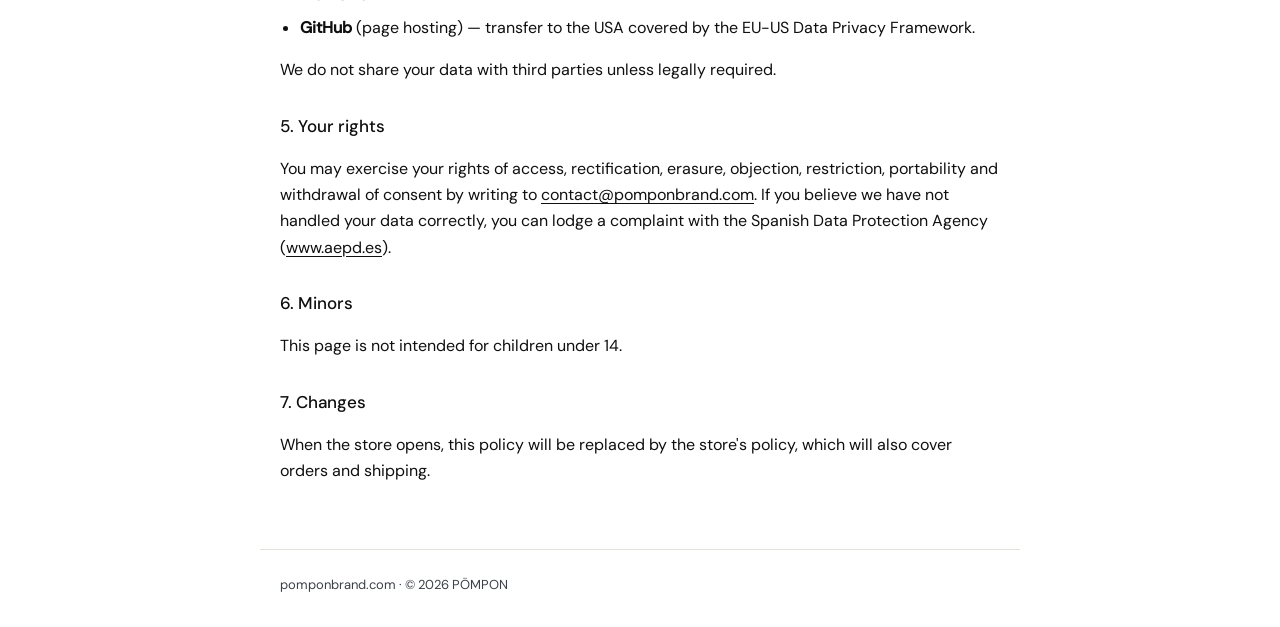
<file: privacidad/index.html>
<!doctype html>
<html lang="es"><head><meta charset="utf-8"><meta name="robots" content="noindex">
<title>PÖMPON · Legal</title>
<link rel="canonical" href="https://pomponbrand.com/legal/#privacidad">
<meta http-equiv="refresh" content="0; url=../legal/#privacidad">
<script>location.replace('../legal/' + ({"#en":"#privacy"}[location.hash] || "#privacidad"));</script>
</head><body><a href="../legal/#privacidad">Legal · PÖMPON</a></body></html>
</file>
<file: styles.css>
/* PÖMPON — landing temporal · Nº 00 */
@font-face{font-family:"Bodoni FLF";src:url(fonts/BodoniFLF-Italic.ttf) format("truetype");font-style:italic;font-weight:400;font-display:swap}
@font-face{font-family:"Bodoni FLF";src:url(fonts/BodoniFLF-Roman.ttf) format("truetype");font-style:normal;font-weight:400;font-display:swap}
@font-face{font-family:"DM Sans";src:url(fonts/DMSans-Regular.ttf) format("truetype");font-weight:400;font-display:swap}
@font-face{font-family:"DM Sans";src:url(fonts/DMSans-Medium.ttf) format("truetype");font-weight:500;font-display:swap}
@font-face{font-family:"Anton";src:url(fonts/Anton-Regular.ttf) format("truetype");font-weight:400;font-display:swap}

:root{
  color-scheme: light only; /* sin modo oscuro (AGENT_INSTRUCTIONS §4c) */
  /* color */
  --c-paper:#ffffff;
  --c-bg:#e1e1e1;
  --c-ink:#0b0b0b;
  --c-ink-soft:#4a4743;
  --c-cream:#f3ecdf;
  --c-cream-deep:#e9dfcc;
  --c-field:#fffcf5;
  --c-mosaic-black:#1d1b19;
  --c-mosaic-umber:#4b443d;
  --c-mosaic-taupe:#857a70;
  --c-mosaic-taupe-lt:#a4998d;
  --c-mosaic-sand:#c8b9a2;
  --c-mosaic-sand-lt:#ddd0bc;
  --c-mosaic-gold:#b38b3f;
  --c-mosaic-gold-dk:#8e6d31;
  /* type */
  --f-display:"Anton","Arial Narrow",Impact,sans-serif;
  --f-serif:"Bodoni FLF","Bodoni 72",Didot,serif;
  --f-sans:"DM Sans",system-ui,-apple-system,"Segoe UI",sans-serif;
  --fs-xs:12px;
  --fs-s:14px;
  --fs-m:16px;
  --ls-caps:.12em;
  --ls-ticker:.18em;
  /* spacing */
  --sp-1:4px;--sp-2:8px;--sp-3:12px;--sp-4:16px;--sp-5:24px;--sp-6:32px;--sp-7:48px;--sp-8:56px;
  --pad:var(--sp-4);
  --tap:44px;
  /* radii */
  --r-0:0;--r-1:2px;--r-2:4px;
  /* elevation (solo papel encartado) */
  --shadow-paper:drop-shadow(0 1px 1px rgba(11,11,11,.18)) drop-shadow(0 14px 18px rgba(11,11,11,.16));
  /* layout */
  --ticker-h:40px;
  --foot-h:48px;
  --motion:1;
}

*,*::before,*::after{box-sizing:border-box}
html,body{margin:0;overflow-x:clip}
body{background:var(--c-bg);color:var(--c-ink);font:400 var(--fs-s)/1.4 var(--f-sans);-webkit-font-smoothing:antialiased;text-rendering:optimizeLegibility}
a{color:inherit;text-underline-offset:3px;text-decoration-thickness:1px}
a:hover{color:var(--c-ink-soft)}
button,input{font:inherit;color:inherit}
img{display:block;max-width:100%}
.page{container:page / inline-size}
.cover,.foot{
  --m:min(64cqw,250px);       /* lado del encuadre cuadrado de la modelo */
  --logo-w:calc(100cqw - 2 * var(--pad));
  --logo-top:28px;
}
.sr-only{position:absolute;width:1px;height:1px;overflow:hidden;clip:rect(0 0 0 0);white-space:nowrap}
:focus-visible{outline:2px solid var(--c-ink);outline-offset:3px}
.caps{font-family:var(--f-sans);font-weight:500;font-size:var(--fs-xs);letter-spacing:var(--ls-caps);text-transform:uppercase;line-height:1.35}

/* ───────── cover (mobile first) ───────── */
.cover{
  position:relative;display:grid;
  grid-template-columns:auto minmax(0,1fr);
  grid-template-areas:"hero hero" "cap cap" "tag tag" "head sec" "soc soc" "card card" "bar bar" "tick tick";
  column-gap:var(--sp-3);padding:0 var(--pad);background:var(--c-bg);
}
.crop{position:absolute;width:18px;height:18px;z-index:6;pointer-events:none}
.crop::before,.crop::after{content:"";position:absolute;background:var(--c-ink)}
.crop::before{left:0;right:0;top:50%;height:1px}
.crop::after{top:0;bottom:0;left:50%;width:1px}
.crop--tl{top:6px;left:6px}.crop--tr{top:6px;right:6px}
.crop--bl{bottom:calc(var(--ticker-h) + 6px);left:6px}.crop--br{bottom:calc(var(--ticker-h) + 6px);right:6px}

.meta{position:absolute;z-index:6;top:0;left:0;right:0;display:flex;justify-content:flex-end;align-items:flex-start;padding:0 30px 0 26px;pointer-events:none}
.meta > *{pointer-events:auto}
.meta__right{display:flex;flex-direction:column;align-items:flex-end;gap:2px}
.lang{display:flex;align-items:center;margin:-7px 0 0}
.lang__sep{font-size:var(--fs-xs);color:var(--c-ink-soft)}
.lang button{min-width:var(--tap);min-height:var(--tap);background:none;border:0;padding:0 6px;cursor:pointer;font:500 var(--fs-xs)/1 var(--f-sans);letter-spacing:var(--ls-caps);color:var(--c-ink-soft)}
.lang button[aria-pressed="true"]{color:var(--c-ink);text-decoration:underline;text-underline-offset:4px}
.stamp{display:inline-block;background:var(--c-ink);color:var(--c-paper);padding:5px 9px 4px;transform:rotate(-3deg);transform-origin:0 50%;margin:10px 0 0}
.stamp span{display:block}

.hero{grid-area:hero;position:relative;height:var(--m);margin:0 calc(var(--pad) * -1)}
.logo{position:absolute;z-index:1;margin:0;left:calc((100cqw - var(--logo-w)) / 2);top:var(--logo-top);width:var(--logo-w)}
.logo img{width:100%;height:auto}
.model{position:absolute;z-index:2;margin:0;top:0;left:50%;width:var(--m);height:var(--m);transform:translateX(-50%)}
.model__img,.model__hands{position:absolute;inset:0;width:100%;height:100%}
.model__hands{z-index:2;pointer-events:none}
.mosaic{position:absolute;z-index:1;left:22.8%;top:35.2%;width:54.7%;height:54.2%;display:grid;grid-template-columns:repeat(8,1fr);grid-template-rows:repeat(8,1fr);
  background:repeating-conic-gradient(var(--c-mosaic-taupe) 0 25%,var(--c-mosaic-sand) 0 50%) 0 0/25% 25%;cursor:default;-webkit-tap-highlight-color:transparent}
.mosaic span{background:var(--c);transition:background-color calc(2.8s * var(--motion)) ease}
.mosaic.is-shuffling span{transition-duration:calc(.5s * var(--motion));transition-delay:calc(var(--d, 0s) * var(--motion))}
.mosaic:focus-visible{outline-offset:4px}

.caption{grid-area:cap;justify-self:center;margin:8px 0 0;z-index:5;min-height:16px;display:flex;align-items:center;gap:.4em;white-space:nowrap;letter-spacing:.06em;-webkit-text-stroke:.35px currentColor}
.redact{display:inline-block;width:5.4em;height:1.15em;background:#5b5752 center/100% 100% no-repeat;image-rendering:pixelated;filter:blur(.25px)}
.tagline{grid-area:tag;margin:12px 0 0}
.tagline__made{display:none}
.headline{grid-area:head;margin:8px 0 0;align-self:start;width:max-content;white-space:nowrap}
.headline__title{margin:0;font:400 clamp(36px,10cqw,60px)/.88 var(--f-display);letter-spacing:.005em;text-transform:uppercase}
.headline__sub{margin:0;font:italic 400 clamp(24px,7cqw,34px)/1 var(--f-serif);letter-spacing:-.01em}
.secondary{grid-area:sec;margin:8px -6px 0 0;text-align:right;align-self:start;justify-self:end;max-width:136px;background:var(--c-paper);padding:6px 8px 8px;transform:rotate(-1.5deg);box-shadow:0 1px 1px rgba(11,11,11,.14),0 10px 18px -10px rgba(11,11,11,.3)}
.secondary__kicker{margin:0 0 2px;letter-spacing:.04em;white-space:nowrap}
.secondary__line{margin:0;font:italic 400 17px/1.02 var(--f-serif);letter-spacing:-.01em;text-wrap:balance}
.social{grid-area:soc;margin:0;display:flex}
.social{margin-top:14px !important;margin-bottom:12px}
.social a{display:inline-flex;align-items:center;min-height:var(--tap);margin-block:-8px;text-decoration:none}
.social a span{text-decoration:underline;text-underline-offset:3px}

/* ───────── subscription insert ───────── */
.card{grid-area:card;position:relative;z-index:5;margin:2px 4px 16px;transform:rotate(-1.5deg);filter:var(--shadow-paper)}
.card__sheet,.card__under{
  --bite:radial-gradient(circle 5px at 0 50%,#0000 4.5px,#000 5px) 0 0/100% 16px;
  -webkit-mask:var(--bite);mask:var(--bite);background:var(--c-cream);
}
.card__sheet{position:relative;z-index:1;padding:12px 14px 12px 26px;transform-origin:14px 0}
.card__sheet::before,.card__under::before{content:"";position:absolute;top:6px;bottom:6px;left:14px;border-left:1.5px dashed rgba(11,11,11,.35)}
.card__under{position:absolute;inset:0;padding:14px 16px 14px 28px;background:var(--c-cream-deep);display:flex;flex-direction:column;justify-content:center;visibility:hidden}
.card__title{margin:0;font:400 22px/1 var(--f-display);letter-spacing:.02em;text-transform:uppercase;text-wrap:balance}
.card__lede{margin:4px 0 10px;font-size:var(--fs-s);line-height:1.3;text-wrap:pretty}
.field{display:flex;gap:6px}
.field input{flex:1;min-width:0;height:48px;padding:0 12px;border:1px solid var(--c-ink);border-radius:var(--r-0);background:var(--c-field);font-size:var(--fs-m);outline:none;transition:box-shadow .15s}
.field input::placeholder{color:#76716a}
.field input:focus-visible,.field.is-focus input{box-shadow:0 0 0 1px var(--c-ink),0 0 0 4px var(--c-cream),0 0 0 5px var(--c-ink)}
.field.has-error input{border-width:2px;padding-left:11px}
.btn{min-height:48px;padding:0 14px;border:1px solid var(--c-ink);border-radius:var(--r-0);background:var(--c-ink);color:var(--c-paper);font:500 var(--fs-xs)/1 var(--f-sans);letter-spacing:var(--ls-caps);text-transform:uppercase;cursor:pointer;white-space:nowrap;transition:background-color .15s,color .15s}
.btn:hover{background:#2a2825}
.btn[disabled]{cursor:progress;background:var(--c-ink-soft);border-color:var(--c-ink-soft)}
.btn--ghost{background:transparent;color:var(--c-ink)}
.btn--ghost:hover{background:var(--c-ink);color:var(--c-paper)}
.field__msg{margin:6px 0 0;font-weight:500;font-size:var(--fs-xs);display:flex;gap:6px;align-items:center}
.field__msg:empty{display:none}
.field__msg::before{content:"";width:8px;height:8px;background:var(--c-ink);transform:rotate(45deg);flex:none}
.legal{margin:6px 0 0;font-size:var(--fs-xs);line-height:1.3;color:var(--c-ink-soft)}
.done__title{margin:0;font:400 30px/1 var(--f-display);letter-spacing:.02em}
.done__text{margin:6px 0 0;font:italic 400 22px/1.1 var(--f-serif);text-wrap:balance}

.card.is-done .card__under{visibility:visible}
.card.is-tearing .card__under{visibility:visible}
.card.is-tearing .card__sheet{animation:tear calc(1.1s * var(--motion)) cubic-bezier(.5,0,.75,.2) forwards}
.card.is-done .card__sheet{visibility:hidden}
@keyframes tear{
  0%{transform:none}
  18%{transform:rotate(-2.5deg) translate(4px,-6px)}
  32%{transform:rotate(-1deg) translate(10px,-4px)}
  100%{transform:rotate(16deg) translate(55%,160%);opacity:0}
}

.barcode{grid-area:bar;display:flex;align-items:flex-end;gap:8px;margin:8px 0 20px}
.barcode > div{display:grid;width:max-content}
.barcode svg{width:100%;height:22px}
.barcode__digits{display:flex;justify-content:space-between;font:500 var(--fs-xs)/1 var(--f-sans);letter-spacing:0;margin-top:2px;gap:4px;letter-spacing:-.01em}
.barcode__label{margin:0 0 2px;max-width:17ch}

.ticker{grid-area:tick;position:relative;z-index:5;height:var(--ticker-h);margin:0 calc(var(--pad) * -1);background:var(--c-ink);color:var(--c-paper);overflow:hidden;display:flex;align-items:center}
.ticker__track{display:flex;width:max-content;animation:ticker 48s linear infinite}
.ticker__item{white-space:nowrap;font:500 var(--fs-xs)/1 var(--f-sans);letter-spacing:var(--ls-ticker);padding-right:.9em}
@keyframes ticker{to{transform:translateX(-50%)}}

.foot{display:flex;flex-wrap:wrap;justify-content:center;align-items:center;column-gap:18px;row-gap:0;padding:8px var(--pad) 16px;font-size:var(--fs-xs)}
.foot nav{display:flex;flex-wrap:wrap;justify-content:center;column-gap:16px}
.foot a,.foot button{display:inline-flex;align-items:center;min-height:var(--tap);background:none;border:0;padding:0;cursor:pointer;text-decoration:none;font-size:var(--fs-xs)}
.foot a:hover,.foot button:hover{text-decoration:underline}
.foot p{margin:0;min-height:var(--tap);display:flex;align-items:center;color:var(--c-ink-soft);width:100%;justify-content:center}

/* ───────── tablet ───────── */
@container page (min-width:700px){
  .cover,.foot{--pad:var(--sp-6);--m:min(62cqw,540px);--logo-top:64px}
  .cover{grid-template-columns:minmax(0,1fr) minmax(0,330px);column-gap:var(--sp-6);
    grid-template-areas:"hero hero" "cap cap" "tag card" "head card" "soc card" "bar card" "tick tick"}
  .meta{padding:14px 20px 0 36px}
  .stamp span{display:inline}
  .lang{margin:0}
  .crop--tl{top:10px;left:10px}.crop--tr{top:10px;right:10px}
  .crop--bl{bottom:calc(var(--ticker-h) + 10px);left:10px}.crop--br{bottom:calc(var(--ticker-h) + 10px);right:10px}
  .caption{margin-top:10px}
  .tagline{margin-top:28px}
  .headline{width:auto}
  .headline__title{font-size:clamp(48px,7.2cqw,84px)}
  .headline__sub{font-size:clamp(34px,5.4cqw,54px);margin-top:-2px}
  .secondary{position:absolute;z-index:5;margin:0;top:calc(var(--logo-top) + var(--logo-w) * .2056 + 24px);left:calc(50% + var(--m) * .40);right:auto;width:clamp(190px,24cqw,260px);max-width:none;justify-self:auto;
    background:var(--c-paper);padding:12px 16px 14px;transform:rotate(-1.5deg);box-shadow:0 1px 1px rgba(11,11,11,.14),0 10px 18px -10px rgba(11,11,11,.3)}
  .secondary__line{font-size:clamp(22px,3cqw,30px)}
  .social{margin-bottom:0}
  .card{align-self:start;margin:28px 0 32px}
  .field{flex-direction:column}
  .field input{flex:none}
  .barcode{margin:24px 0 32px}
  .barcode > div{width:max-content}
  .barcode__digits{font-size:var(--fs-xs);gap:5px;letter-spacing:.08em}
  .barcode svg{height:44px}
  .foot{justify-content:space-between;padding:4px var(--pad)}
  .foot p{width:auto}
}

/* ───────── desktop: one screen ───────── */
@container page (min-width:1200px){
  .cover,.foot{--pad:var(--sp-8);--cover-h:max(720px,calc(100svh - var(--foot-h)));--m:min(calc(var(--cover-h) - 340px),42cqw);--logo-top:40px}
  .cover{display:block;height:var(--cover-h);padding:0;overflow:clip}
  .cover > *{position:absolute}
  .cover > .crop{position:absolute}
  .meta{padding:18px 44px 0 56px}
  .crop--tl{top:14px;left:14px}.crop--tr{top:14px;right:14px}
  .crop--bl{bottom:calc(var(--ticker-h) + 14px);left:14px}.crop--br{bottom:calc(var(--ticker-h) + 14px);right:14px}
  .hero{top:0;left:0;right:0;margin:0}
  .caption{top:calc(var(--m) + 12px);left:50%;transform:translateX(-50%);margin:0}
  .tagline{left:var(--pad);top:calc(var(--logo-top) + var(--logo-w) * .2056 + 14px);margin:0;max-width:calc(50cqw - var(--m) / 2 - var(--pad) - 24px)}
  .headline{left:var(--pad);bottom:calc(var(--ticker-h) + 118px);margin:0}
  .headline__title{font-size:min(6.6cqw,11svh)}
  .headline__sub{font-size:min(3.9cqw,6.5svh);margin-top:-2px}
  .social{left:var(--pad);bottom:calc(var(--ticker-h) + 82px);margin-top:0 !important;margin-bottom:0}
  .secondary{top:calc(var(--logo-top) + var(--logo-w) * .2056 + 36px);left:calc(50% + var(--m) * .40);width:280px;padding:12px 18px 14px}
  .secondary__line{font-size:30px}
  .barcode{left:var(--pad);bottom:calc(var(--ticker-h) + 12px);margin:0}
  .barcode svg{height:44px}
  .card{right:var(--pad);bottom:calc(var(--ticker-h) + 28px);width:clamp(300px,24cqw,350px);margin:0;transform:rotate(-2deg)}
  .card__sheet{padding:16px 20px 16px 32px}
  .card__title{font-size:20px;white-space:nowrap}
  .ticker{left:0;right:0;bottom:0;margin:0}
  .foot{height:var(--foot-h);flex-wrap:nowrap;padding:0 var(--pad)}
}


@media (prefers-reduced-motion:reduce){
  :root{--motion:0}
  .ticker__track{animation:none}
  .card.is-tearing .card__sheet{animation:fade .3s linear forwards}
  @keyframes fade{to{opacity:0}}
}
</file>
<file: assets/legal.css>
/* Páginas legales de la landing coming soon. Estilo sobrio y legible; se alinea con los tokens
   del diseño de Claude Design al implementar la portada. Sin modo oscuro (AGENT_INSTRUCTIONS §4c). */
@font-face { font-family: "Bodoni FLF"; src: url("../fonts/BodoniFLF-Roman.ttf") format("truetype"); font-display: swap; }
@font-face { font-family: "DM Sans"; src: url("../fonts/DMSans-Regular.ttf") format("truetype"); font-weight: 400; font-display: swap; }
@font-face { font-family: "DM Sans"; src: url("../fonts/DMSans-Medium.ttf") format("truetype"); font-weight: 500; font-display: swap; }

:root { color-scheme: light only; --negro: #0F0F0F; --gris: #3C4048; --linea: #E4E1DA; }
*, *::before, *::after { box-sizing: border-box; }
html, body { margin: 0; }
body {
  background: #FFFFFF; color: var(--negro);
  font-family: "DM Sans", system-ui, -apple-system, "Segoe UI", Roboto, sans-serif;
  font-size: 16px; line-height: 1.65; -webkit-font-smoothing: antialiased;
}
a { color: inherit; text-underline-offset: 3px; }

.lg-top {
  display: flex; justify-content: space-between; align-items: center;
  max-width: 760px; margin: 0 auto; padding: 24px 20px;
  border-bottom: 1px solid var(--linea);
}
.lg-home img { display: block; width: 140px; height: auto; }
.lg-lang { font-size: 13px; letter-spacing: .1em; }
.lg-lang a { text-decoration: none; padding: 12px 4px; }

.lg-main { max-width: 760px; margin: 0 auto; padding: 8px 20px 48px; }
.lg-main article + article { margin-top: 56px; padding-top: 40px; border-top: 1px solid var(--linea); }
h1 { font-family: "Bodoni FLF", Georgia, serif; font-weight: 400; font-size: clamp(32px, 6vw, 44px); line-height: 1.1; margin: 32px 0 8px; }
h2 { font-size: 17px; font-weight: 500; margin: 32px 0 8px; }
.lg-meta { color: var(--gris); margin: 0 0 8px; }
ul { padding-left: 20px; }
li { margin: 6px 0; }
p, li { overflow-wrap: anywhere; }

.lg-foot {
  max-width: 760px; margin: 0 auto; padding: 24px 20px 32px;
  border-top: 1px solid var(--linea); font-size: 13px; color: var(--gris);
}
.lg-foot a { text-decoration: none; }
.lg-foot a:hover { text-decoration: underline; }

/* Página única "Legal": cada bloque (aviso legal / privacidad) es un h2; sus apartados, h3. */
h2.lg-sec { font-family: "Bodoni FLF", Georgia, serif; font-weight: 400; font-size: clamp(24px, 4.5vw, 30px); line-height: 1.2; margin: 48px 0 4px; scroll-margin-top: 16px; }
h3 { font-size: 17px; font-weight: 500; margin: 28px 0 8px; }
.lg-meta a { text-decoration: underline; }
</file>
